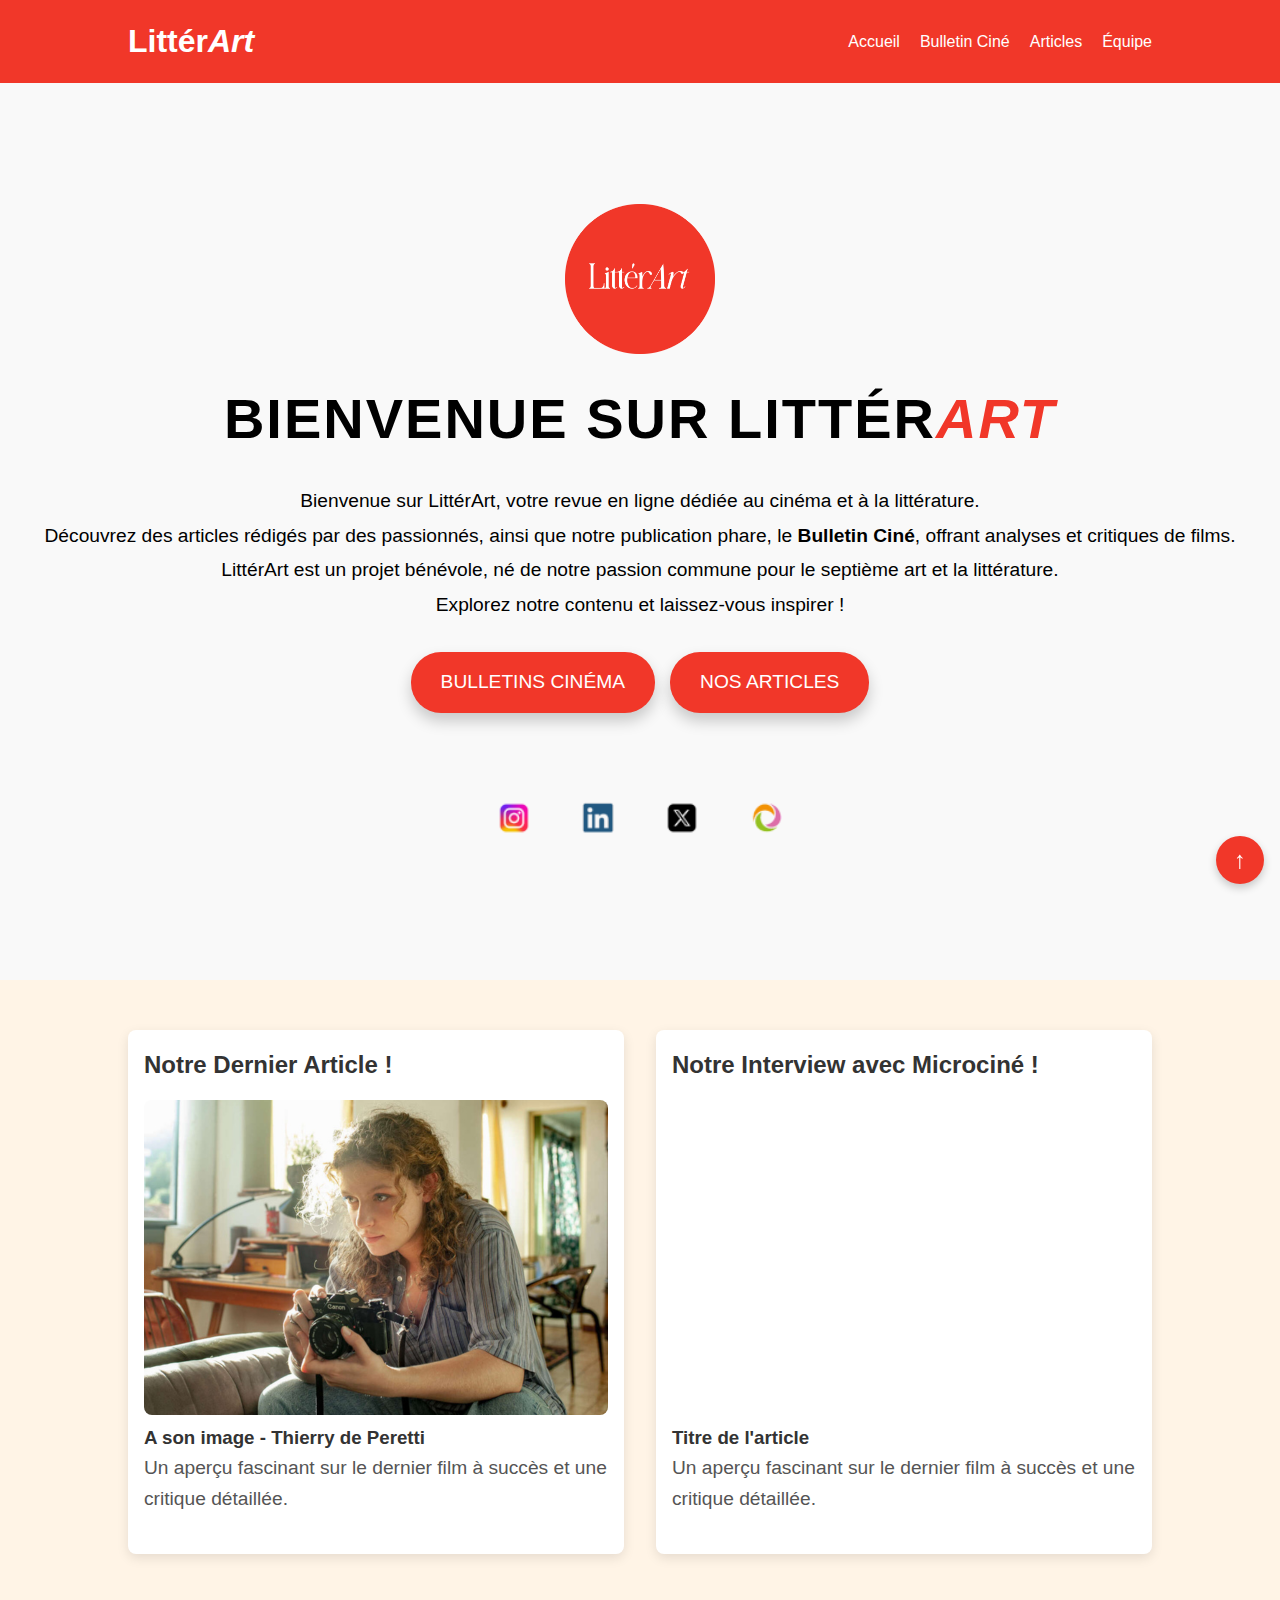
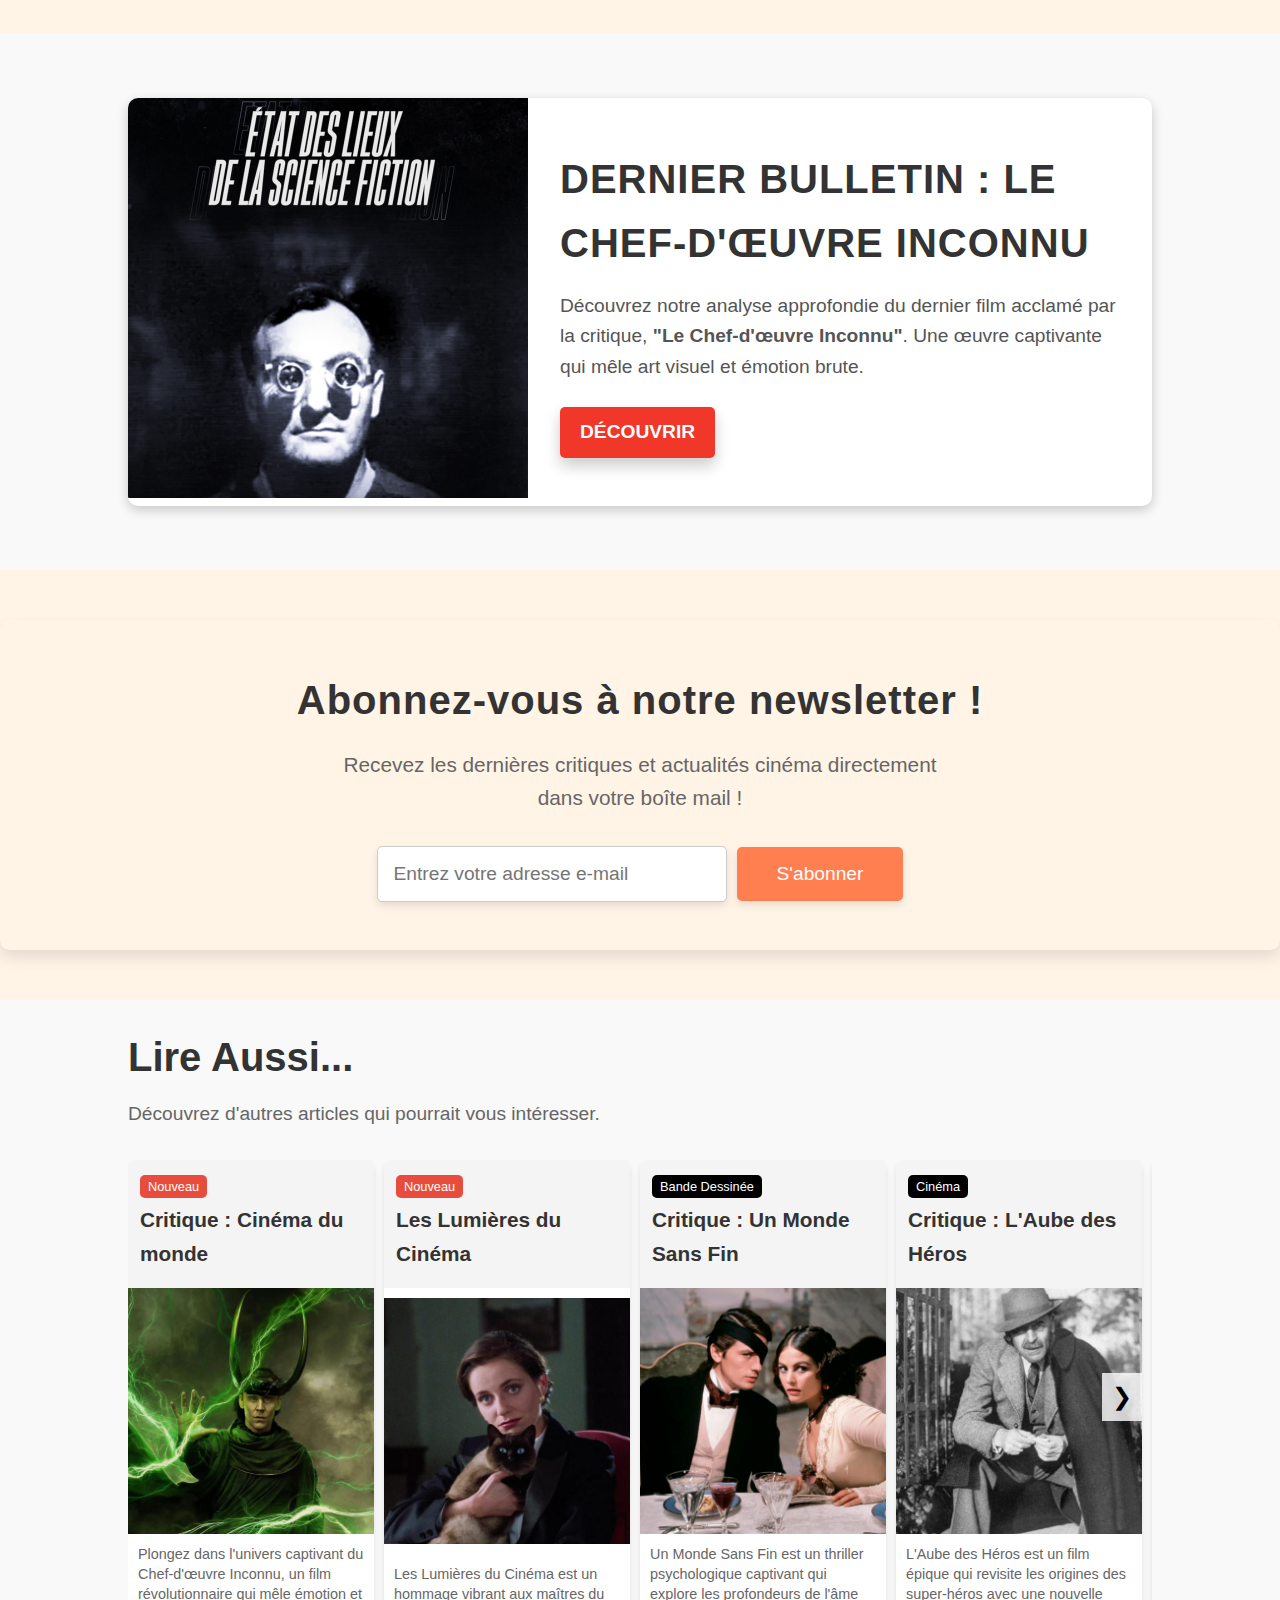
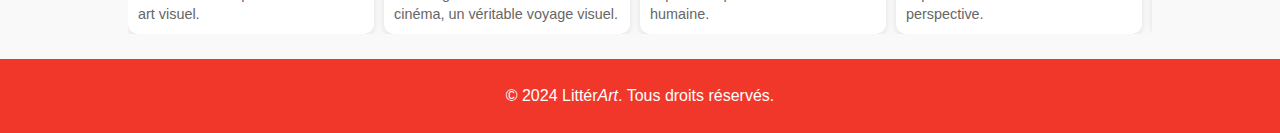
<file: index.html>
<!DOCTYPE html>
<html lang="fr">
<head>
    <meta charset="UTF-8">
    <meta name="viewport" content="width=device-width, initial-scale=1.0">
    <title>Revue Littérart - Accueil</title>
    <link rel="stylesheet" href="style.css">
    <link rel="preconnect" href="https://fonts.googleapis.com">
</head>
    <header>
        <div class="container">
            <nav>
              <h1 class="logo">
                <a href="index.html">Littér<em>Art</em></a>
            </h1>                
            <div class="burger-menu" id="burger-menu">
                    <span></span>
                    <span></span>
                    <span></span>
                </div>
                <ul class="nav-links" id="nav-links">
                    <li><a href="index.html">Accueil</a></li>
                    <li><a href="revues.html">Bulletin Ciné</a></li>
                    <li><a href="articles.html">Articles</a></li>
                    <li><a href="equipe.html">Équipe</a></li>
                </ul>
            </nav>
        </div>
    </header>

    <section id="hero">
        <div class="container">
            <img src="logo/Litter_art_rond.png" alt="Logo de Littér'Art" class="hero-logo">
            <h2 class="hero-title">Bienvenue sur Littér<em>Art</em></h2>
            <p class="hero-subtitle">
                Bienvenue sur LittérArt, votre revue en ligne dédiée au cinéma et à la littérature. <br>
Découvrez des articles rédigés par des passionnés, ainsi que notre publication phare, le <strong><a href="revues.html">Bulletin Ciné</a></strong>, offrant analyses et critiques de films. 
LittérArt est un projet bénévole, né de notre passion commune pour le septième art et la littérature. <br> Explorez notre contenu et laissez-vous inspirer !
            </p>
            <div class="cta-buttons">
                <a href="revues.html" class="cta-btn">Bulletins Cinéma</a>
                <a href="articles.html" class="cta-btn secondary-btn">Nos Articles</a>
            </div>
            
                <div class="social-icons">
                    <a href="https://www.instagram.com/litterart__/" target="_blank" aria-label="Instagram">
                        <img src="logo/1.png" alt="Instagram">
                    </a>
                    <a href="https://www.linkedin.com/company/litt%C3%A9r-art/" target="_blank" aria-label="LinkedIn">
                        <img src="logo/3.png" alt="LinkedIn">
                    </a>
                    <a href="https://x.com/revue_litterart?s=21" target="_blank" aria-label="X (Twitter)">
                        <img src="logo/2.png" alt="X">
                    </a>
                    <a href="https://www.helloasso.com/associations/litter-art" target="_blank" aria-label="HelloAsso">
                        <img src="logo/4.png" alt="HelloAsso">
                    </a>
                </div>
            
        </div>
    </section>

    <section class="latest-content container">
        <div class="latest-article" data-page="a_son_image.html">
          <a href="a_son_image.html">
          <h2>Notre Dernier Article !</h2>
          <img src="element_site/index/Design sans titre (2).png" alt="Image de l'article">
          <div class="article-details">
            <h3>A son image - Thierry de Peretti</h3>
            <p>Un aperçu fascinant sur le dernier film à succès et une critique détaillée.</p>
          </div>
        </a>
        </div>
      
      
        <div class="latest-video">
          <h2> Notre Interview avec Microciné !</h2>
          <iframe src="https://www.youtube.com/embed/MOl4XSoSg08?si=VyVAoVTxJTSuSmgS" title="YouTube video player" 
          frameborder="0" allow="accelerometer; autoplay; clipboard-write; encrypted-media; gyroscope; picture-in-picture; web-share" 
          referrerpolicy="strict-origin-when-cross-origin" frameborder="0" allowfullscreen></iframe>
          <h3>Titre de l'article</h3>
            <p>Un aperçu fascinant sur le dernier film à succès et une critique détaillée.</p>
        </div>
      </section>
      

    <section id="last-review">
        <div class="container">
            <a href="bulletin_4.html" class="review-highlight">
                <div class="review-image">
                    <img src="element_site/index/rvindex (1).png" alt="Dernière Revue" />
                </div>
                <div class="review-details">
                    <h2>Dernier Bulletin : Le Chef-d'œuvre Inconnu</h2>
                    <p>Découvrez notre analyse approfondie du dernier film acclamé par la critique, <strong>"Le Chef-d'œuvre Inconnu"</strong>. Une œuvre captivante qui mêle art visuel et émotion brute.</p>
                    <span class="cta-btn">Découvrir</span>
                </div>
            </a>
        </div>
    </section>
    
    <section id="newsletter">
        <div class="container">
            <h2>Abonnez-vous à notre newsletter ! </h2>
            <p>Recevez les dernières critiques et actualités cinéma directement dans votre boîte mail !</p>
            <form action="" method="post">
                <input type="email" placeholder="Entrez votre adresse e-mail" required>
                <button type="submit">S'abonner</button>
            </form>
        </div>
    </section>

    <div class="section-sans-scroll">
        <div></div>
        <iframe src="carroussel.html" style="width: 100%; border: none;" onload="this.style.height=this.contentWindow.document.body.scrollHeight + 'px'"></iframe>
    </div>


    <footer>
        <p>&copy; 2024 Littér<em>Art</em>. Tous droits réservés.</p> 
    </footer>
    <a href="#" class="back-to-top" onclick="scrollToTop(event)">
      &#8593; <!-- Flèche vers le haut -->
  </a>

<script src="script.js"></script>
</body>
</html>
</file>
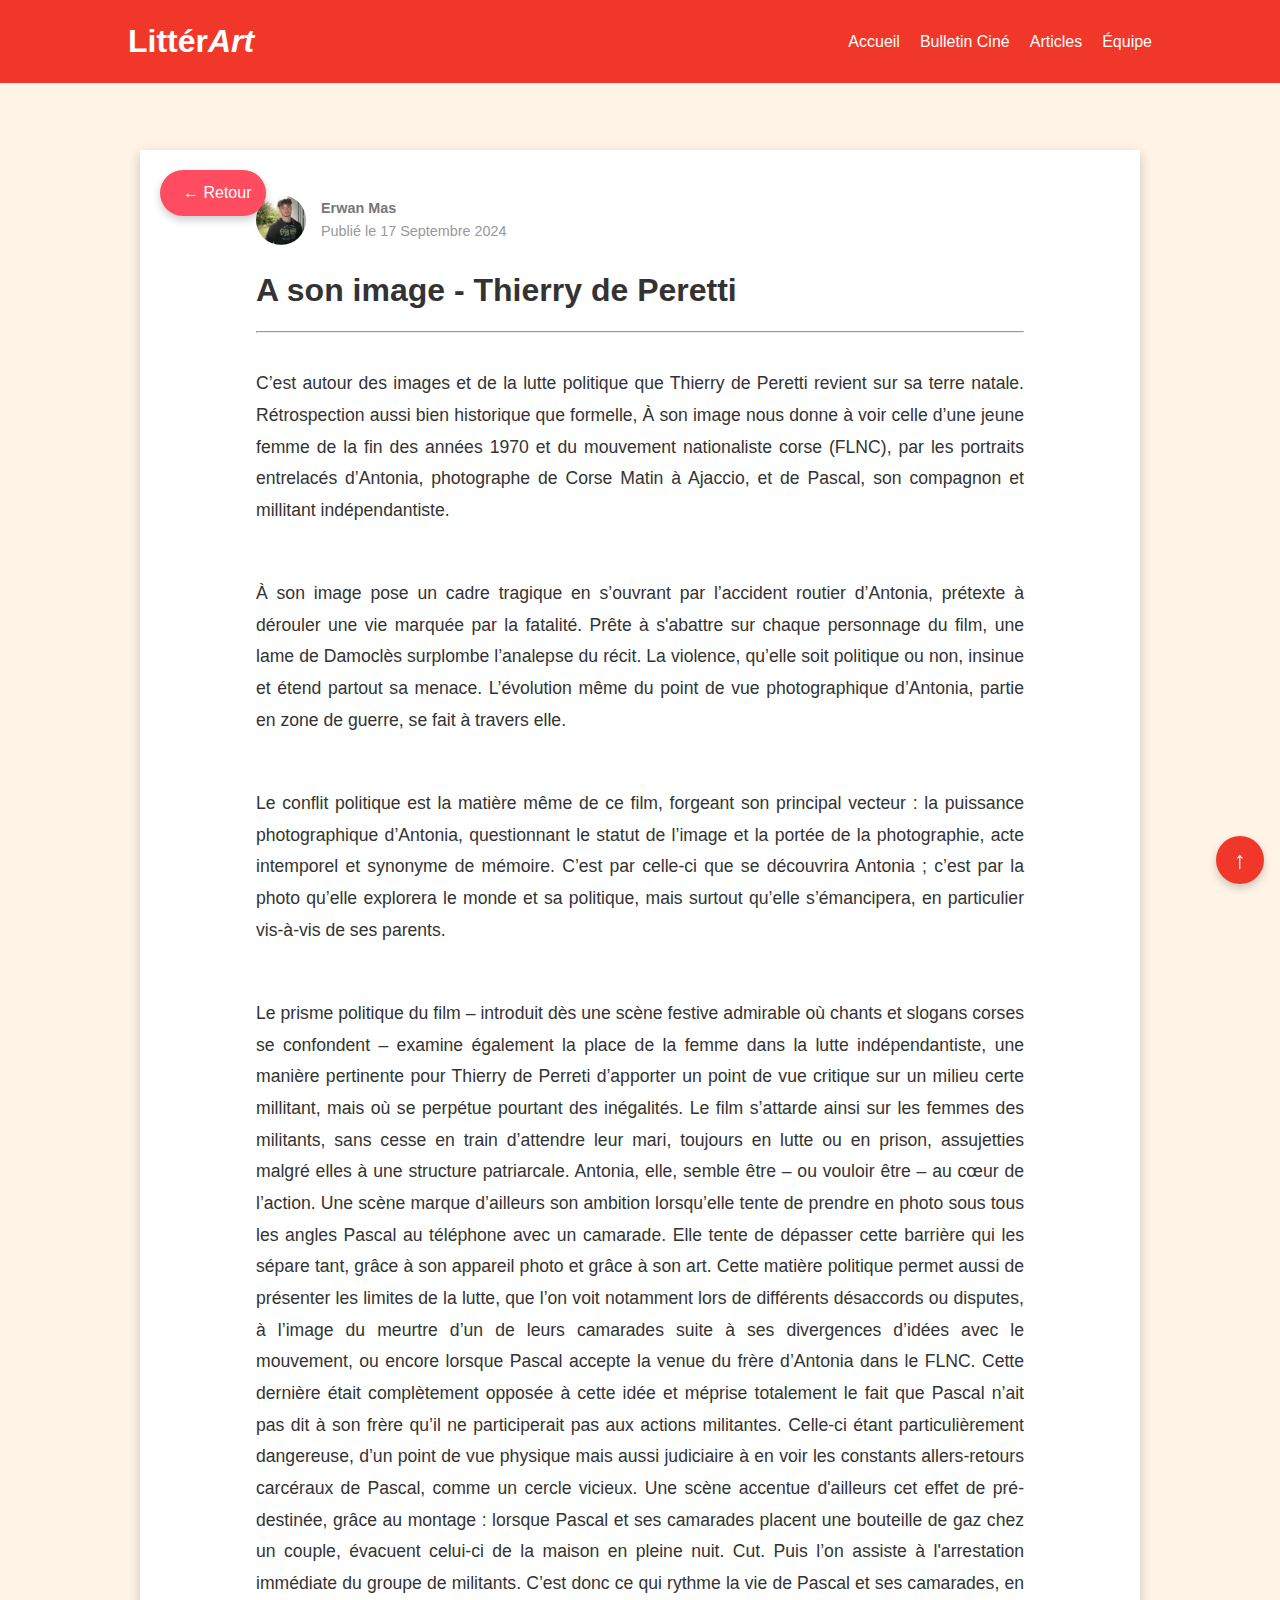
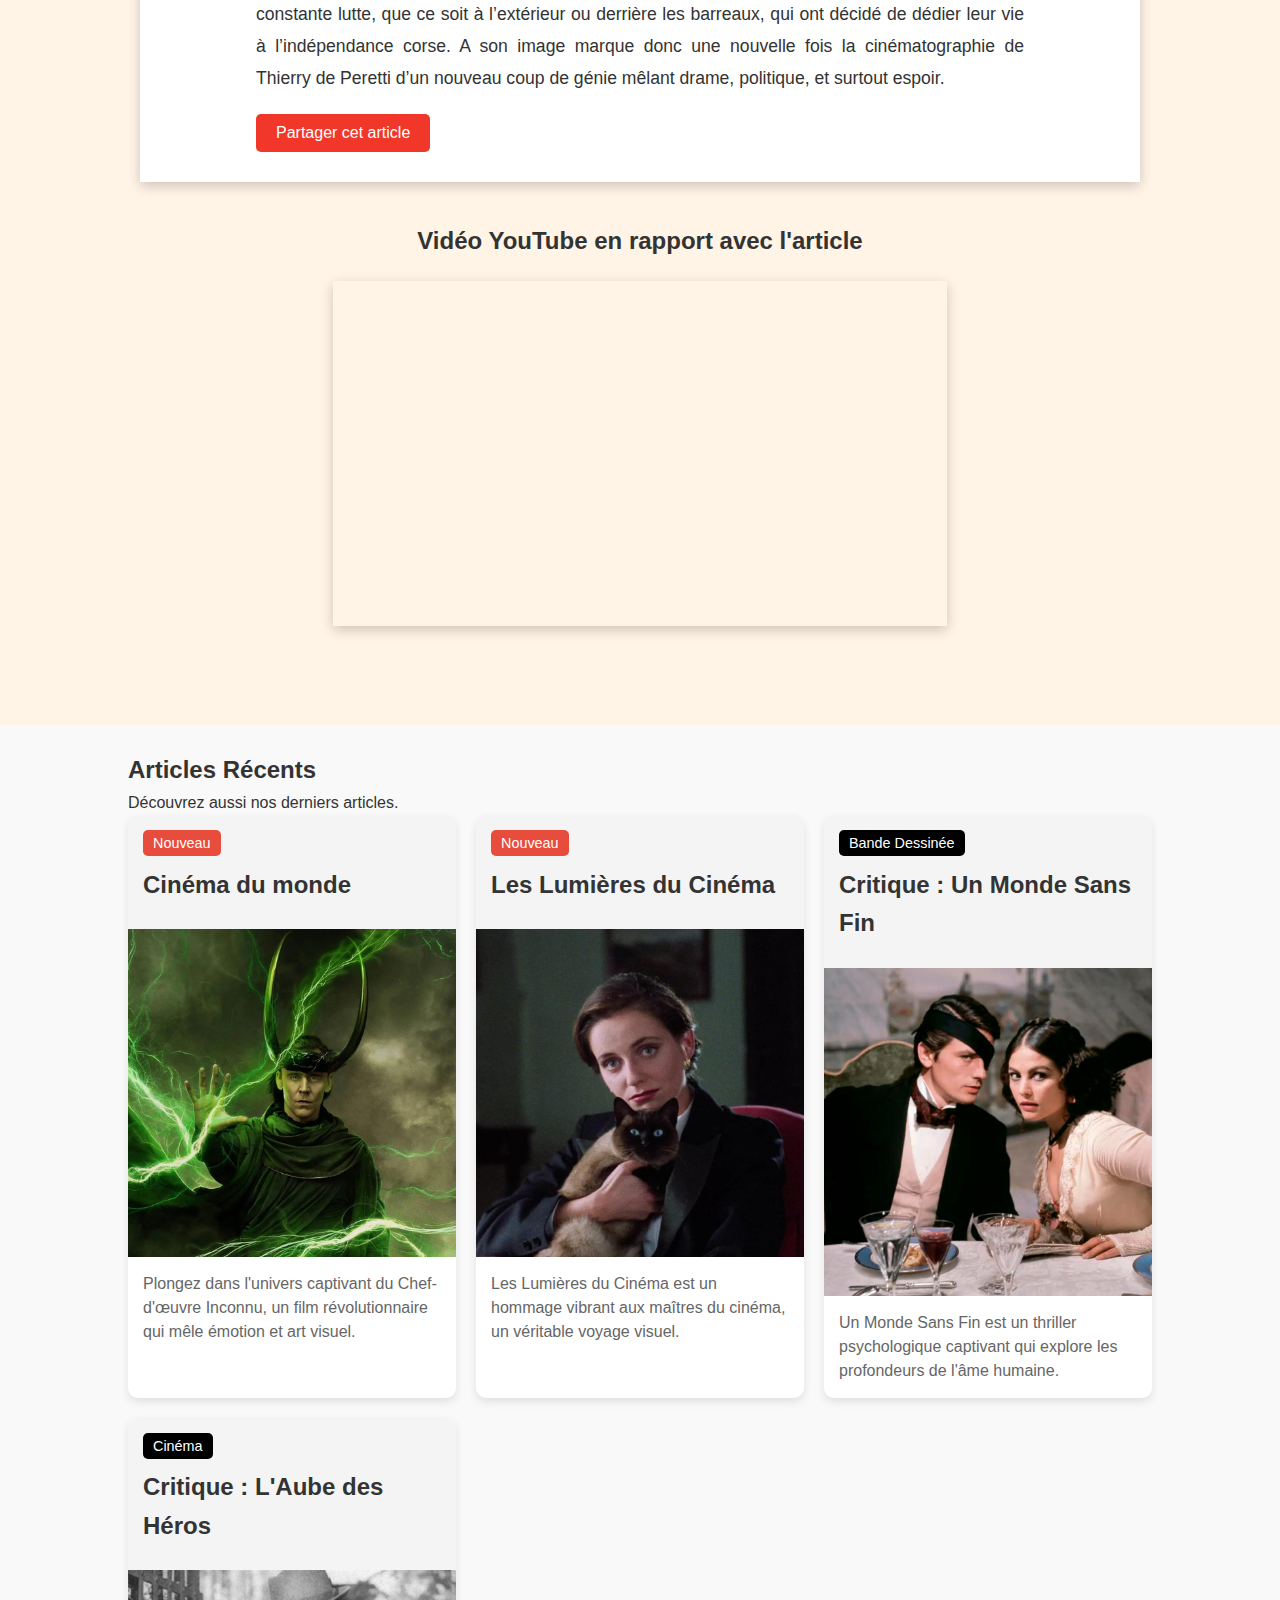
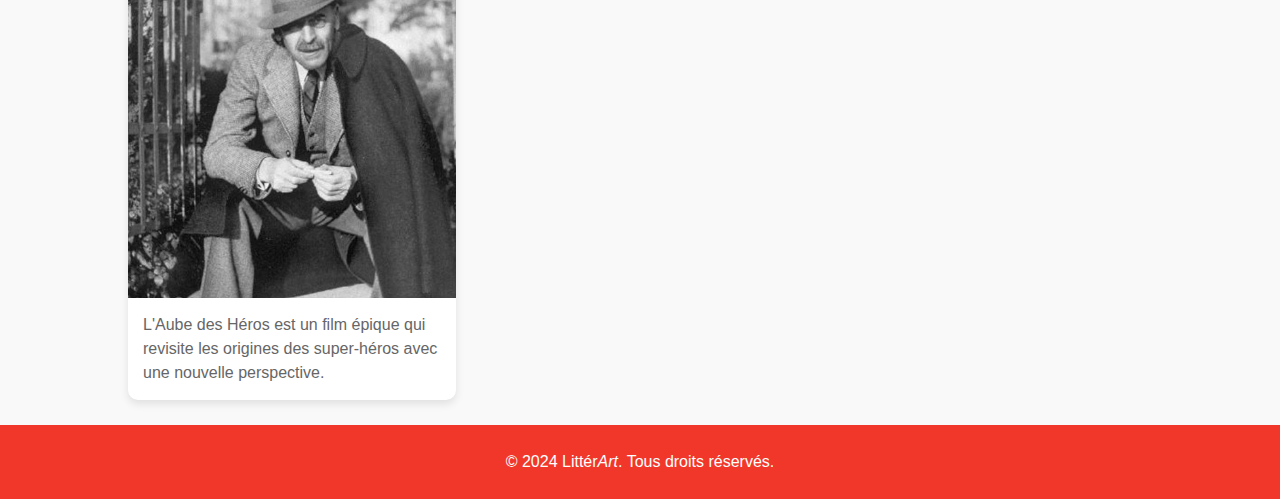
<file: a_son_image.html>
<!DOCTYPE html>
<html lang="fr">
<head>
    <meta charset="UTF-8">
    <meta name="viewport" content="width=device-width, initial-scale=1.0">
    <title>Revue Littérart - Accueil</title>
    <link rel="stylesheet" href="style.css">
    <link rel="preconnect" href="https://fonts.googleapis.com">
</head>
    <header>
        <div class="container">
            <nav>
              <h1 class="logo">
                <a href="index.html">Littér<em>Art</em></a>
            </h1>                
            <div class="burger-menu" id="burger-menu">
                    <span></span>
                    <span></span>
                    <span></span>
                </div>
                <ul class="nav-links" id="nav-links">
                    <li><a href="index.html">Accueil</a></li>
                    <li><a href="revues.html">Bulletin Ciné</a></li>
                    <li><a href="articles.html">Articles</a></li>
                    <li><a href="equipe.html">Équipe</a></li>
                </ul>
            </nav>
        </div>
    </header>
    
    <!-- Section Hero -->
    <section class="hero-template">
        <div class="container">
            <a href="javascript:void(0)" class="back-button" onclick="goBack()">
                &#8592; Retour
            </a>
            <div class="article-head">
                <div class="article-meta">
                    <img src="element_site/equipe/erwan mas.png" alt="Auteur" class="author-photo">
                    <div class="meta-info">
                        <p class="author-name">Erwan Mas</p>
                        <p class="publish-date">Publié le 17 Septembre 2024</p>
                    </div>
                </div>
                <h1 class="article-titre">A son image - Thierry de Peretti                </h1>
                <hr class="article-divider">
            </div>
            <div class="article-body">
<p>C’est autour des images et de la lutte politique que Thierry de Peretti revient sur sa terre natale. Rétrospection aussi bien historique que formelle, 
    À son image nous donne à voir celle d’une jeune femme de la fin des années 1970 et du mouvement nationaliste corse (FLNC), par les portraits entrelacés d’Antonia, 
    photographe de Corse Matin à Ajaccio, et de Pascal, son compagnon et millitant indépendantiste. </p> <br>
                <p>À son image  pose un cadre tragique en s’ouvrant par l’accident routier d’Antonia, prétexte à dérouler une vie marquée par la fatalité. Prête à s'abattre sur chaque personnage du film, une lame de Damoclès surplombe l’analepse du récit. La violence, qu’elle soit politique ou non, insinue et étend partout sa menace. L’évolution même du point de vue photographique d’Antonia, partie en zone de guerre, se fait à travers elle. </p><br>
                <p>Le conflit politique est la matière même de ce film, forgeant son principal vecteur : la puissance photographique d’Antonia, questionnant le statut de l’image et la portée de la photographie, acte intemporel et synonyme de mémoire. C’est par celle-ci que se découvrira Antonia ; c’est par la photo qu’elle explorera le monde et sa politique, mais surtout qu’elle s’émancipera, en particulier vis-à-vis de ses parents.
                </p> <br>
                <p>Le prisme politique du film – introduit dès une scène festive admirable où chants et slogans corses se confondent – examine également la place de la femme dans la lutte indépendantiste, une manière pertinente pour Thierry de Perreti d’apporter un point de vue critique sur un milieu certe millitant, mais où se perpétue pourtant des inégalités. Le film  s’attarde ainsi sur les femmes des militants, sans cesse en train d’attendre leur mari,  toujours en lutte ou en prison, assujetties malgré elles à une structure patriarcale. Antonia, elle, semble être – ou vouloir être – au cœur de l’action. Une scène marque d’ailleurs son ambition lorsqu’elle tente de prendre en photo sous tous les angles Pascal au téléphone avec un camarade. Elle tente de dépasser cette barrière qui les sépare tant, grâce à son appareil photo et grâce à son art. Cette matière politique permet aussi de présenter les limites de la lutte, que l’on voit notamment lors de différents désaccords ou disputes, à l’image du meurtre d’un de leurs camarades suite à ses divergences d’idées avec le mouvement, ou encore lorsque Pascal accepte la venue du frère d’Antonia dans le FLNC. Cette dernière était complètement opposée à cette idée et méprise totalement le fait que Pascal n’ait pas dit à son frère qu’il ne participerait pas aux actions militantes. Celle-ci étant particulièrement dangereuse, d’un point de vue physique mais aussi judiciaire à en voir les constants allers-retours carcéraux de Pascal, comme un cercle vicieux. Une scène accentue d'ailleurs cet effet de pré-destinée, grâce au montage : lorsque Pascal et ses camarades placent une bouteille de gaz chez un couple, évacuent celui-ci de la maison en pleine nuit. Cut. Puis l’on assiste à l'arrestation immédiate du groupe de militants. C’est donc ce qui rythme la vie de Pascal et ses camarades, en constante lutte, que ce soit à l’extérieur ou derrière les barreaux, qui ont décidé de dédier leur vie à l’indépendance corse. A son image marque donc une nouvelle fois la cinématographie de Thierry de Peretti d’un nouveau coup de génie mêlant drame, politique, et surtout espoir.</p>
                <!-- Ajouter d'autres paragraphes de l'article ici -->
                <button class="share-btn" onclick="showSharePopup()">Partager cet article</button>
            
                <!-- Pop-up de partage caché -->
                <div id="share-popup" class="share-popup" style="display: none;">
                    <p>Partager cet article :</p>
                    <input type="text" id="share-url" value="" readonly>
                    <button onclick="copyUrl()">Copier</button>
                    <button onclick="closeSharePopup()">Fermer</button>
                </div>
            </div>
        </div>
    </section>

    <!-- Section Vidéo YouTube -->
    <section class="video-section">
        <div class="container">
            <h2>Vidéo YouTube en rapport avec l'article</h2>
            <div class="video-container">
                <iframe width="560" height="315" 
                src="https://www.youtube.com/embed/9hWoWeIe3jU?si=-fHrhYTqypq5L6aG" 
                title="YouTube video player" frameborder="0" allow="accelerometer; autoplay; clipboard-write; 
                encrypted-media; gyroscope; picture-in-picture; web-share" referrerpolicy="strict-origin-when-cross-origin"></iframe>
            </div>
        </div>
    </section>

    <section id="recent-articles">
    <div class="container">
        <h2>Articles Récents</h2>
        <p>Découvrez aussi nos derniers articles.</p>

        <div class="article-mosaic">
            <!-- Article 1 -->
            <div class="article-card">
                <div class="article-header">
                    <span class="new-badge">Nouveau</span> <!-- Badge pour les nouveaux articles -->
                    <h4 class="article-title">Cinéma du monde</h4> <!-- Titre de l'article -->
                </div>
                <div class="article-cover">
                    <img src="element_site/articles recommandés/1.png" alt="Le Chef-d'œuvre Inconnu">
                    <div class="overlay">
                        <a href="a_son_image.html" class="read-more-btn">Lire la suite</a>
                    </div>
                </div>
                <div class="article-excerpt">
                    <p>Plongez dans l'univers captivant du Chef-d'œuvre Inconnu, un film révolutionnaire qui mêle émotion et art visuel.</p>
                </div>
            </div>

            <!-- Article 2 -->
            <div class="article-card">
                <div class="article-header">
                    <span class="new-badge">Nouveau</span>
                    <h4 class="article-title">Les Lumières du Cinéma</h4>
                </div>
                <div class="article-cover">
                    <img src="element_site/articles recommandés/2.png" alt="Les Lumières du Cinéma">
                    <div class="overlay">
                        <a href="a_son_image.html" class="read-more-btn">Lire la suite</a>
                    </div>
                </div>
                <div class="article-excerpt">
                    <p>Les Lumières du Cinéma est un hommage vibrant aux maîtres du cinéma, un véritable voyage visuel.</p>
                </div>
            </div>

            <!-- Article 3 -->
            <div class="article-card">
                <div class="article-header">
                    <span class="bd-badge">Bande Dessinée</span>
                    <h4 class="article-title">Critique : Un Monde Sans Fin</h4>
                </div>
                <div class="article-cover">
                    <img src="element_site/articles recommandés/3.png" alt="Un Monde Sans Fin">
                    <div class="overlay">
                        <a href="a_son_image.html" class="read-more-btn">Lire la suite</a>
                    </div>
                </div>
                <div class="article-excerpt">
                    <p>Un Monde Sans Fin est un thriller psychologique captivant qui explore les profondeurs de l'âme humaine.</p>
                </div>
            </div>

            <!-- Article 4 -->
            <div class="article-card">
                <div class="article-header">
                    <span class="cine-badge">Cinéma</span>
                    <h4 class="article-title">Critique : L'Aube des Héros</h4>
                </div>
                <div class="article-cover">
                    <img src="element_site/articles recommandés/4.png" alt="L'Aube des Héros">
                    <div class="overlay">
                        <a href="a_son_image.html" class="read-more-btn">Lire la suite</a>
                    </div>
                </div>
                <div class="article-excerpt">
                    <p>L'Aube des Héros est un film épique qui revisite les origines des super-héros avec une nouvelle perspective.</p>
                </div>
            </div>
        </div>
    </div>
</section>

    <!-- Footer déjà existant -->
    <footer>
        <p>&copy; 2024 Littér<em>Art</em>. Tous droits réservés.</p>
    </footer>
    <a href="#" class="back-to-top" onclick="scrollToTop(event)">
        &#8593; <!-- Flèche vers le haut -->
    </a>
    <script>
    function showSharePopup() {
        const url = window.location.href; // URL de la page
        const shareUrlField = document.getElementById('share-url');
    
        // Mettre l'URL dans le champ
        shareUrlField.value = url;
    
        // Afficher le pop-up
        document.getElementById('share-popup').style.display = 'block';
    
        // Sélectionner automatiquement le texte de l'URL
        shareUrlField.focus(); // Met le focus sur le champ de texte
        shareUrlField.select(); // Sélectionne le texte
        shareUrlField.setSelectionRange(0, shareUrlField.value.length); // Pour mobiles
    }
    
    function closeSharePopup() {
        document.getElementById('share-popup').style.display = 'none'; // Fermer le pop-up
    }
    
    function copyUrl() {
        const urlField = document.getElementById('share-url');
        urlField.select(); // Sélectionner l'URL
        document.execCommand('copy'); // Copier l'URL
        alert('URL copiée dans le presse-papier !');
    }
    
    // Exemple pour montrer le pop-up
    document.querySelector('.share-popup').classList.add('show');
    
    function goBack() {
        const parentPage = "articles.html"; // Page parent par défaut
    
        // Vérifie si la page précédente est dans ton site
        if (document.referrer && document.referrer.includes(window.location.hostname)) {
            window.history.back(); // Retour à la page précédente si elle est interne au site
        } else {
            window.location.href = parentPage; // Redirige vers la page parent
        }
    }
    // Fonctionnalité du menu hamburger
document.getElementById('burger-menu').addEventListener('click', function() {
    const navLinks = document.getElementById('nav-links');
    navLinks.classList.toggle('menu-active'); // Affiche ou cache le menu
});
const burgerMenu = document.getElementById('burger-menu');
const navLinks = document.getElementById('nav-links');

burgerMenu.addEventListener('click', () => {
    navLinks.classList.toggle('active');
});

function scrollToTop(event) {
  event.preventDefault(); // Empêche l'ajout d'une nouvelle entrée dans l'historique
  window.scrollTo({
      top: 0,
      behavior: 'smooth' // Défilement fluide vers le haut
  });
}
    </script>
        
</body>
</html>
</file>
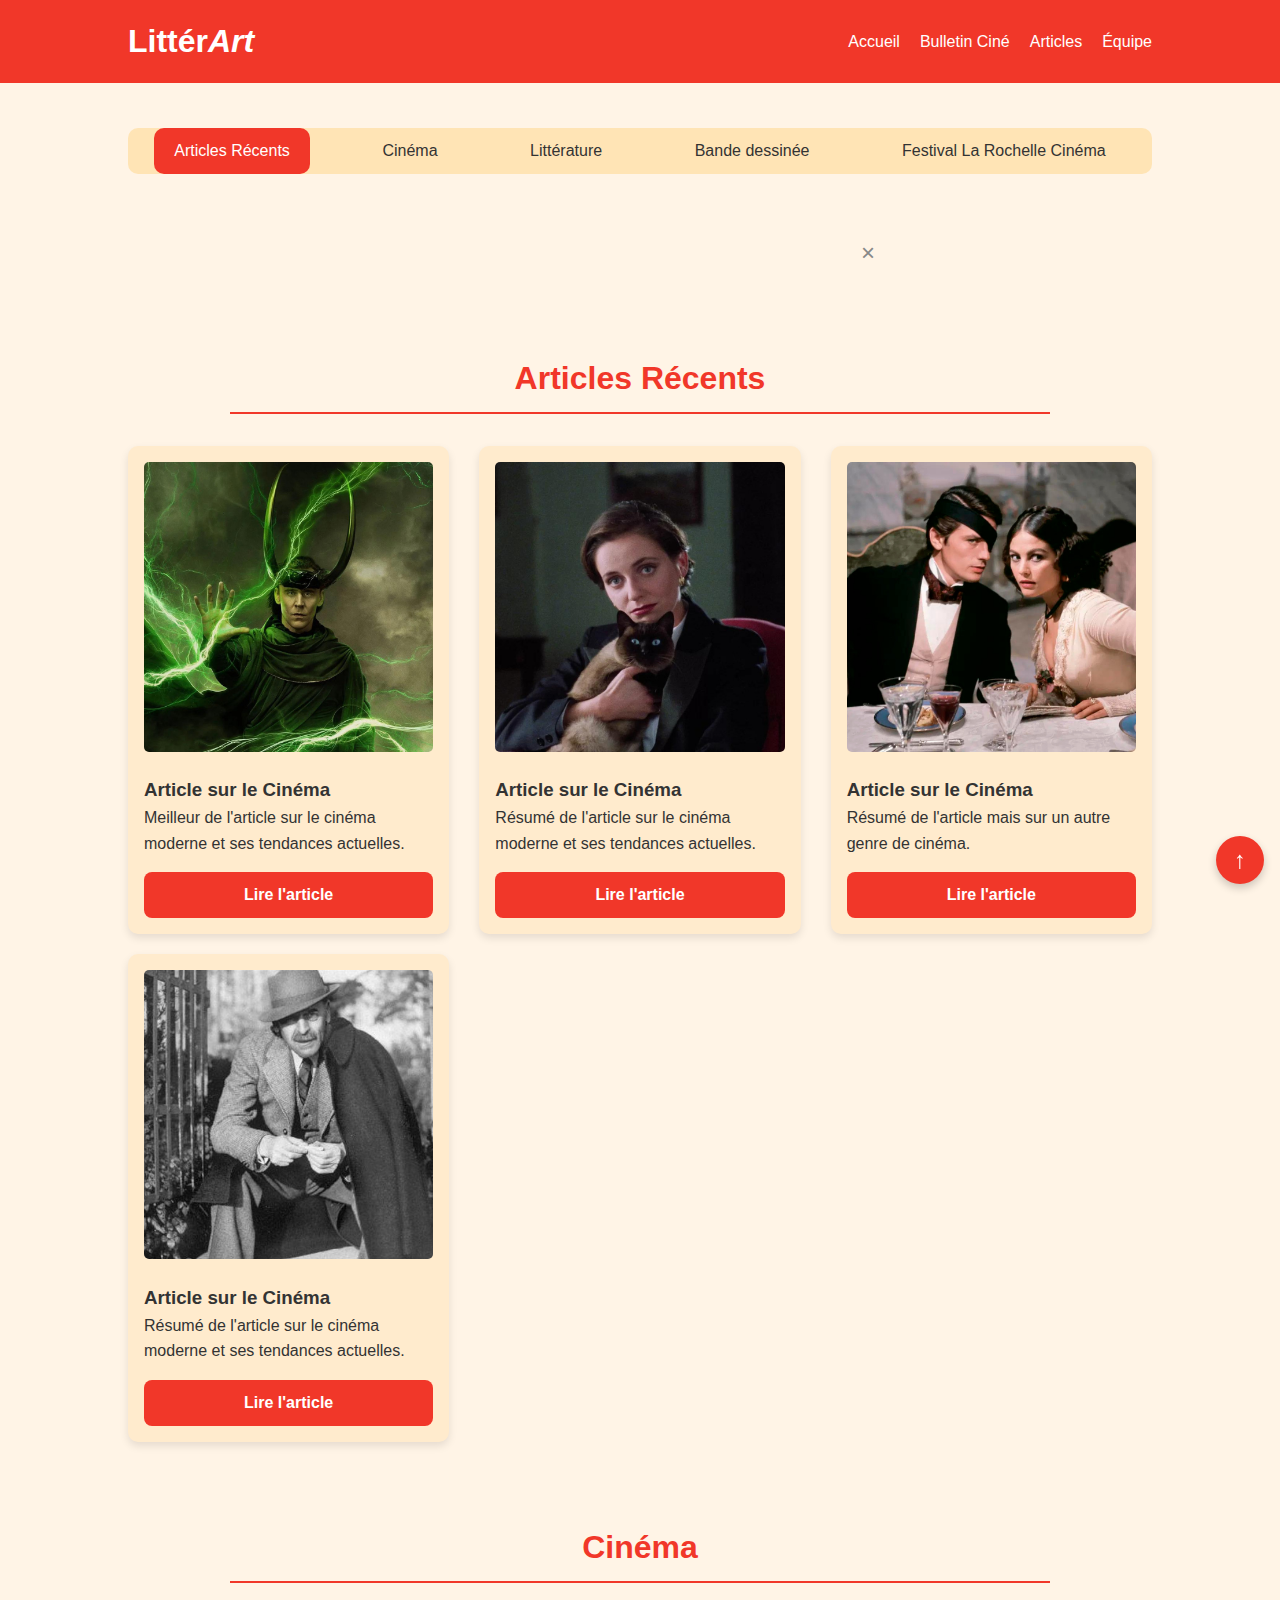
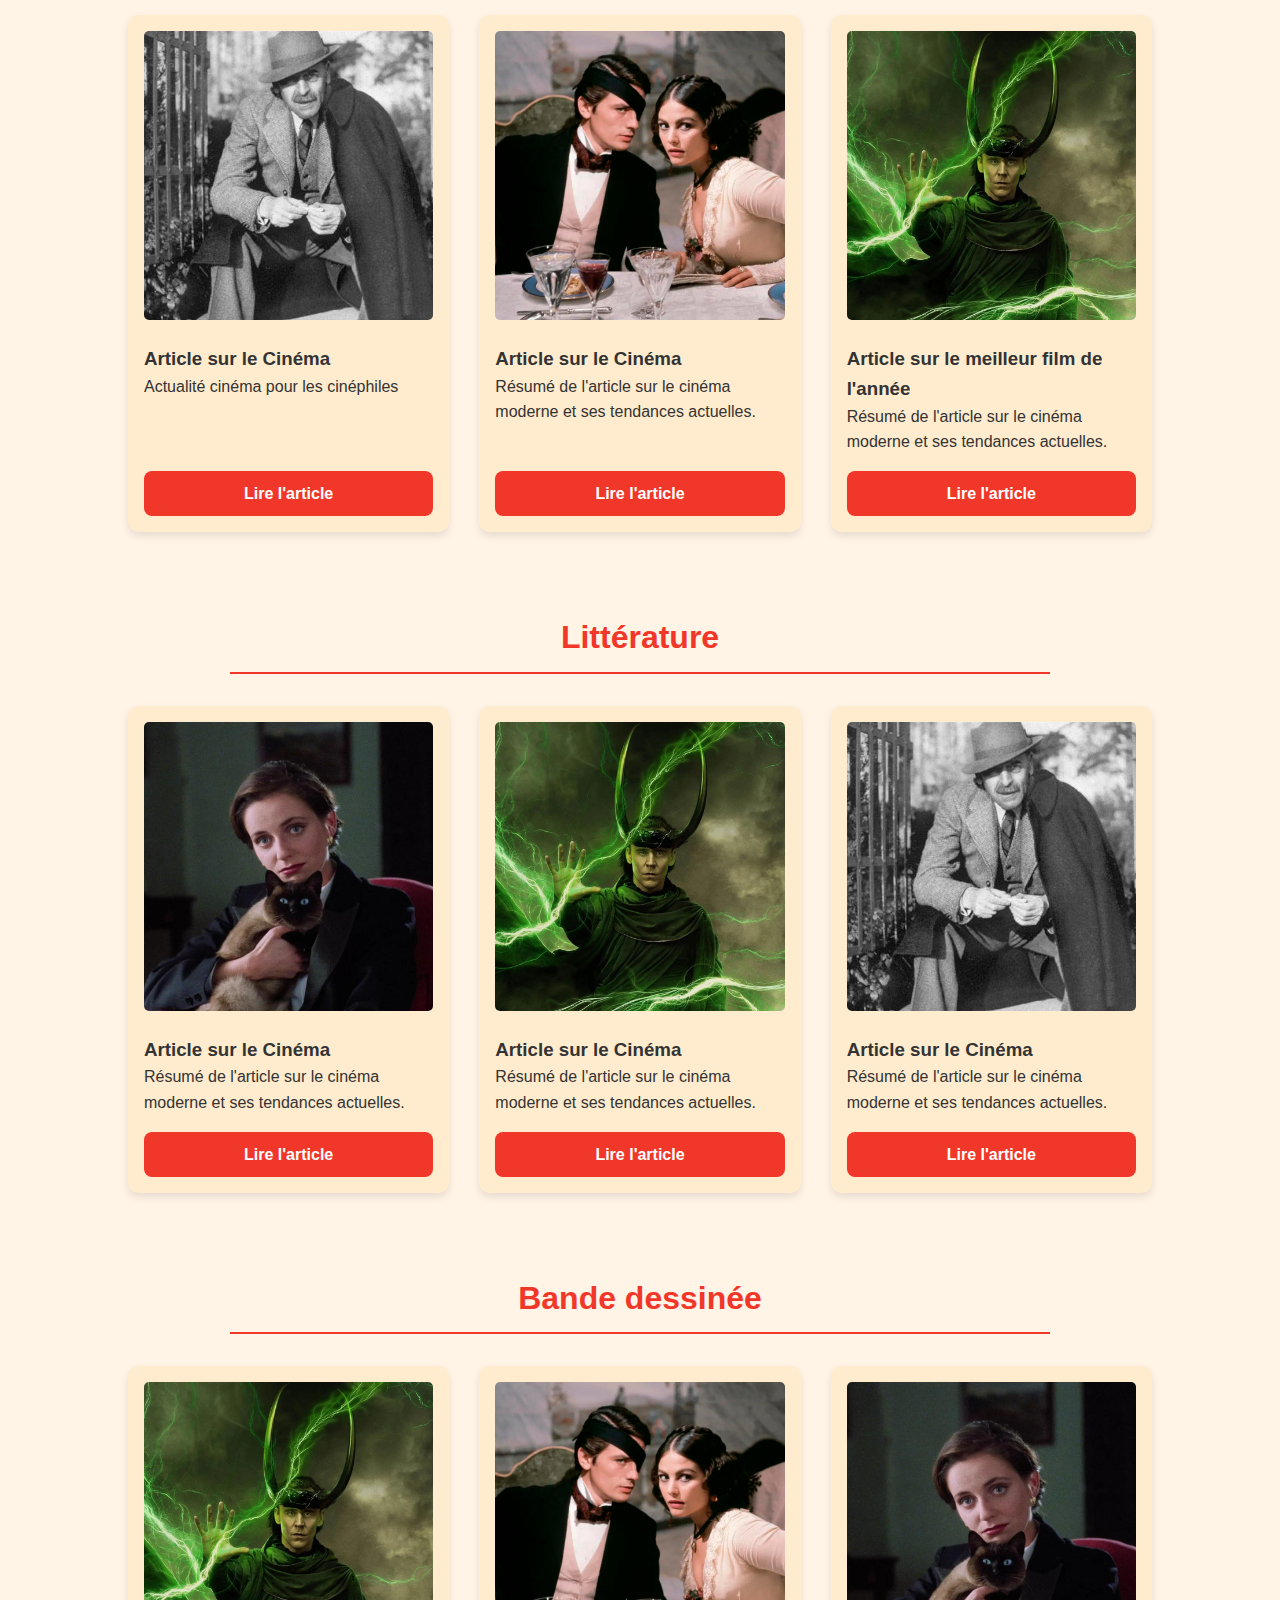
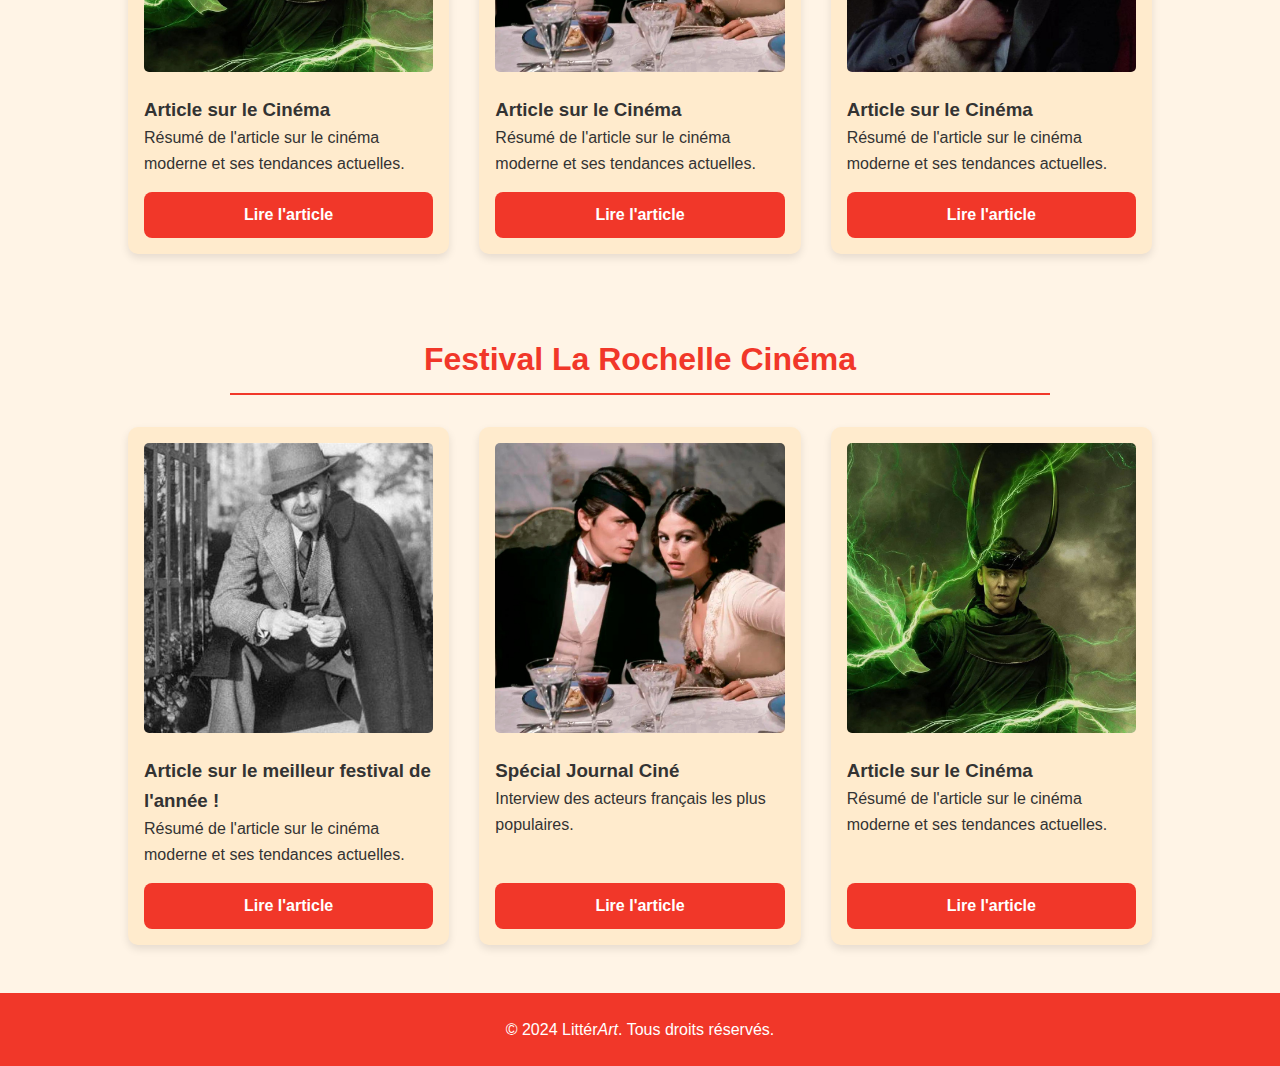
<file: articles.html>
<!DOCTYPE html>
<html lang="fr">
<head>
    <meta charset="UTF-8">
    <meta name="viewport" content="width=device-width, initial-scale=1.0">
    <title>Revue Littérart - Accueil</title>
    <link rel="stylesheet" href="style.css">
    <link rel="preconnect" href="https://fonts.googleapis.com">

</head>
    <header>
        <div class="container">
            <nav>
              <h1 class="logo">
                <a href="index.html">Littér<em>Art</em></a>
            </h1>                
            <div class="burger-menu" id="burger-menu">
                    <span></span>
                    <span></span>
                    <span></span>
                </div>
                <ul class="nav-links" id="nav-links">
                    <li><a href="index.html">Accueil</a></li>
                    <li><a href="revues.html">Bulletin Ciné</a></li>
                    <li><a href="articles.html">Articles</a></li>
                    <li><a href="equipe.html">Équipe</a></li>
                </ul>
            </nav>
        </div>
    </header>
    </div>
    <main>
        <section id="articles">
            <div class="container">
                <nav class="article-nav">
                    <ul>
                        <li><a href="#all-posts" class="active">Articles Récents</a></li>
                        <li><a href="#cinema">Cinéma</a></li>
                        <li><a href="#literature">Littérature</a></li>
                        <li><a href="#bd">Bande dessinée</a></li>
                        <li><a href="#festival">Festival La Rochelle Cinéma</a></li>
                    </ul>
                </nav> <br>
                   <!-- Barre de recherche -->
                <div class="search-container">
                    <input type="text" id="search-bar" class="search-bar" placeholder="Rechercher un article...">
                    <button id="clear-search" class="clear-search-btn" aria-label="Effacer la recherche">
                        &times; <!-- Icône de croix -->
                    </button>
                </div>

                   <!-- Conteneur pour les résultats filtrés -->
                        <div id="filtered-results" class="article-filtered" style="display: none;">
                            <h2 id="filtered-title"></h2> <!-- Titre pour les résultats filtrés -->
                            <!-- Les articles filtrés apparaîtront ici -->
                        </div>

                <!-- Section Tous les posts -->
                <section id="all-posts" class="article-section">
                    <h2>Articles Récents</h2>
                    <div class="article-grid">

                <!-- Article 1 -->
                    <div class="article-item">
                        <a href="a_son_image.html" data-pdf="a_son_image.html">
                        <img src="element_site/articles recommandés/1.png" alt="Article 1">
                        <h3>Article sur le Cinéma</h3>
                        <p>Meilleur de l'article sur le cinéma moderne et ses tendances actuelles.</p>
                    </a>
    <!-- Bouton qui ouvre le même modal -->
    <a href="a_son_image.html" class="read-article-btn" data-pdf="a_son_image.html" style="color: white;">Lire l'article</a>
                    </div>

                <!-- Article 2 -->
                    <div class="article-item">
                        <a href="a_son_image.html" data-pdf="a_son_image.html">
                            <img src="element_site/articles recommandés/2.png" alt="Article 1">
                        <h3>Article sur le Cinéma</h3>
                        <p>Résumé de l'article sur le cinéma moderne et ses tendances actuelles.</p>
                    </a>
        <!-- Bouton qui ouvre le même modal -->
        <a href="a_son_image.html" class="read-article-btn" data-pdf="a_son_image.html" style="color: white;">Lire l'article</a>
    </div>
                        <!-- Article 3 -->
                        <div class="article-item">
                            <a href="a_son_image.html" data-pdf="a_son_image.html">
                                <img src="element_site/articles recommandés/3.png" alt="Article 1">
                            <h3>Article sur le Cinéma</h3>
                            <p>Résumé de l'article mais sur un autre genre de cinéma.</p>
                        </a>
        <!-- Bouton qui ouvre le même modal -->
        <a href="a_son_image.html" class="read-article-btn" data-pdf="a_son_image.html" style="color: white;">Lire l'article</a>
    </div>

    <div class="article-item">
        <a href="a_son_image.html" data-pdf="a_son_image.html">
            <img src="element_site/articles recommandés/4.png" alt="Article 1">
        <h3>Article sur le Cinéma</h3>
        <p>Résumé de l'article sur le cinéma moderne et ses tendances actuelles.</p>
    </a>
<!-- Bouton qui ouvre le même modal -->
<a href="a_son_image.html" class="read-article-btn" data-pdf="a_son_image.html" style="color: white;">Lire l'article</a>
</div>
                        
                </section>
                
                <!-- Section Cinéma -->
                <section id="cinema" class="article-section">
                    <h2>Cinéma</h2>
                    <div class="article-grid">
                        <!-- Article 1 -->
                        <div class="article-item">
                            <a href="a_son_image.html" data-pdf="a_son_image.html">
                                <img src="element_site/articles recommandés/4.png" alt="Article 1">
                            <h3>Article sur le Cinéma</h3>
                            <p>Actualité cinéma pour les cinéphiles</p>
                        </a>
        <!-- Bouton qui ouvre le même modal -->
        <a href="a_son_image.html" class="read-article-btn" data-pdf="a_son_image.html" style="color: white;">Lire l'article</a>
    </div>
                        <!-- Article 2 -->
                        <div class="article-item">
                            <a href="a_son_image.html" data-pdf="a_son_image.html">
                                <img src="element_site/articles recommandés/3.png" alt="Article 1">
                            <h3>Article sur le Cinéma</h3>
                            <p>Résumé de l'article sur le cinéma moderne et ses tendances actuelles.</p>
                        </a>
        <!-- Bouton qui ouvre le même modal -->
        <a href="a_son_image.html" class="read-article-btn" data-pdf="a_son_image.html" style="color: white;">Lire l'article</a>
    </div>
                        <!-- Article 3 -->
                        <div class="article-item">
                            <a href="a_son_image.html" data-pdf="a_son_image.html">
                                <img src="element_site/articles recommandés/1.png" alt="Article 1">
                            <h3>Article sur le meilleur film de l'année</h3>
                            <p>Résumé de l'article sur le cinéma moderne et ses tendances actuelles.</p>
                        </a>
        <!-- Bouton qui ouvre le même modal -->
        <a href="a_son_image.html" class="read-article-btn" data-pdf="a_son_image.html" style="color: white;">Lire l'article</a>
    </div>
                </section>

                <!-- Section Littérature -->
                <section id="literature" class="article-section">
                    <h2>Littérature</h2>
                    <div class="article-grid">
                        <!-- Article 1 -->
                        <div class="article-item">
                            <a href="a_son_image.html" data-pdf="a_son_image.html">
                                <img src="element_site/articles recommandés/2.png" alt="Article 1">
                            <h3>Article sur le Cinéma</h3>
                            <p>Résumé de l'article sur le cinéma moderne et ses tendances actuelles.</p>
                        </a>
        <!-- Bouton qui ouvre le même modal -->
        <a href="a_son_image.html" class="read-article-btn" data-pdf="a_son_image.html" style="color: white;">Lire l'article</a>
    </div>
                        <!-- Article 2 -->
                        <div class="article-item">
                            <a href="a_son_image.html" data-pdf="a_son_image.html">
                                <img src="element_site/articles recommandés/1.png" alt="Article 1">
                            <h3>Article sur le Cinéma</h3>
                            <p>Résumé de l'article sur le cinéma moderne et ses tendances actuelles.</p>
                        </a>
        <!-- Bouton qui ouvre le même modal -->
        <a href="a_son_image.html" class="read-article-btn" data-pdf="a_son_image.html" style="color: white;">Lire l'article</a>
    </div>
                        <!-- Article 3 -->
                        <div class="article-item">
                            <a href="a_son_image.html" data-pdf="a_son_image.html">
                                <img src="element_site/articles recommandés/4.png" alt="Article 1">
                            <h3>Article sur le Cinéma</h3>
                            <p>Résumé de l'article sur le cinéma moderne et ses tendances actuelles.</p>
                        </a>
        <!-- Bouton qui ouvre le même modal -->
        <a href="a_son_image.html" class="read-article-btn" data-pdf="a_son_image.html" style="color: white;">Lire l'article</a>
    </div>
                </section>

                <!-- Section Bande dessinée -->
                <section id="bd" class="article-section">
                    <h2>Bande dessinée</h2>
                    <div class="article-grid">
                        <!-- Article 1 -->
                        <div class="article-item">
                            <a href="a_son_image.html" data-pdf="a_son_image.html">
                                <img src="element_site/articles recommandés/1.png" alt="Article 1">
                            <h3>Article sur le Cinéma</h3>
                            <p>Résumé de l'article sur le cinéma moderne et ses tendances actuelles.</p>
                        </a>
        <!-- Bouton qui ouvre le même modal -->
        <a href="a_son_image.html" class="read-article-btn" data-pdf="a_son_image.html" style="color: white;">Lire l'article</a>
    </div>
                        <!-- Article 2 -->
                        <div class="article-item">
                            <a href="a_son_image.html" data-pdf="a_son_image.html">
                                <img src="element_site/articles recommandés/3.png" alt="Article 1">
                            <h3>Article sur le Cinéma</h3>
                            <p>Résumé de l'article sur le cinéma moderne et ses tendances actuelles.</p>
                        </a>
        <!-- Bouton qui ouvre le même modal -->
        <a href="a_son_image.html" class="read-article-btn" data-pdf="a_son_image.html" style="color: white;">Lire l'article</a>
    </div>
                        <!-- Article 3 -->
                        <div class="article-item">
                            <a href="a_son_image.html" data-pdf="a_son_image.html">
                                <img src="element_site/articles recommandés/2.png" alt="Article 1">
                            <h3>Article sur le Cinéma</h3>
                            <p>Résumé de l'article sur le cinéma moderne et ses tendances actuelles.</p>
                        </a>
        <!-- Bouton qui ouvre le même modal -->
        <a href="a_son_image.html" class="read-article-btn" data-pdf="a_son_image.html" style="color: white;">Lire l'article</a>
    </div>
                </section>

                <!-- Section Festival La Rochelle Cinéma -->
                <section id="festival" class="article-section">
                    <h2>Festival La Rochelle Cinéma</h2>
                    <div class="article-grid">
                        <!-- Article 1 -->
                        <div class="article-item">
                            <a href="a_son_image.html" data-pdf="a_son_image.html">
                                <img src="element_site/articles recommandés/4.png" alt="Article 1">
                            <h3>Article sur le meilleur festival de l'année !</h3>
                            <p>Résumé de l'article sur le cinéma moderne et ses tendances actuelles.</p>
                        </a>
        <!-- Bouton qui ouvre le même modal -->
        <a href="a_son_image.html" class="read-article-btn" data-pdf="a_son_image.html" style="color: white;">Lire l'article</a>
    </div>
                        <!-- Article 2 -->
                        <div class="article-item">
                            <a href="a_son_image.html" data-pdf="a_son_image.html">
                            <img src="element_site/articles recommandés/3.png" alt="Article 1">
                            <h3>Spécial Journal Ciné</h3>
                            <p>Interview des acteurs français les plus populaires.</p>
                        </a>
        <!-- Bouton qui ouvre le même modal -->
        <a href="a_son_image.html" class="read-article-btn" data-pdf="a_son_image.html" style="color: white;">Lire l'article</a>
    </div>
                        <!-- Article 3 -->
                        <div class="article-item">
                            <a href="a_son_image.html" data-pdf="a_son_image.html">
                                <img src="element_site/articles recommandés/1.png" alt="Article 1">
                            <h3>Article sur le Cinéma</h3>
                            <p>Résumé de l'article sur le cinéma moderne et ses tendances actuelles.</p>
                        </a>
        <!-- Bouton qui ouvre le même modal -->
        <a href="a_son_image.html" class="read-article-btn" data-pdf="a_son_image.html" style="color: white;">Lire l'article</a>
    </div>
                </section>
            </div>
        </section>
    </main>
    <footer>
        <p>&copy; 2024 Littér<em>Art</em>. Tous droits réservés.</p>
    </footer>
    <a href="#" class="back-to-top" onclick="scrollToTop(event)">
        &#8593; <!-- Flèche vers le haut -->
    </a>
    <script src="script.js"></script>
</body>
</html>
</file>
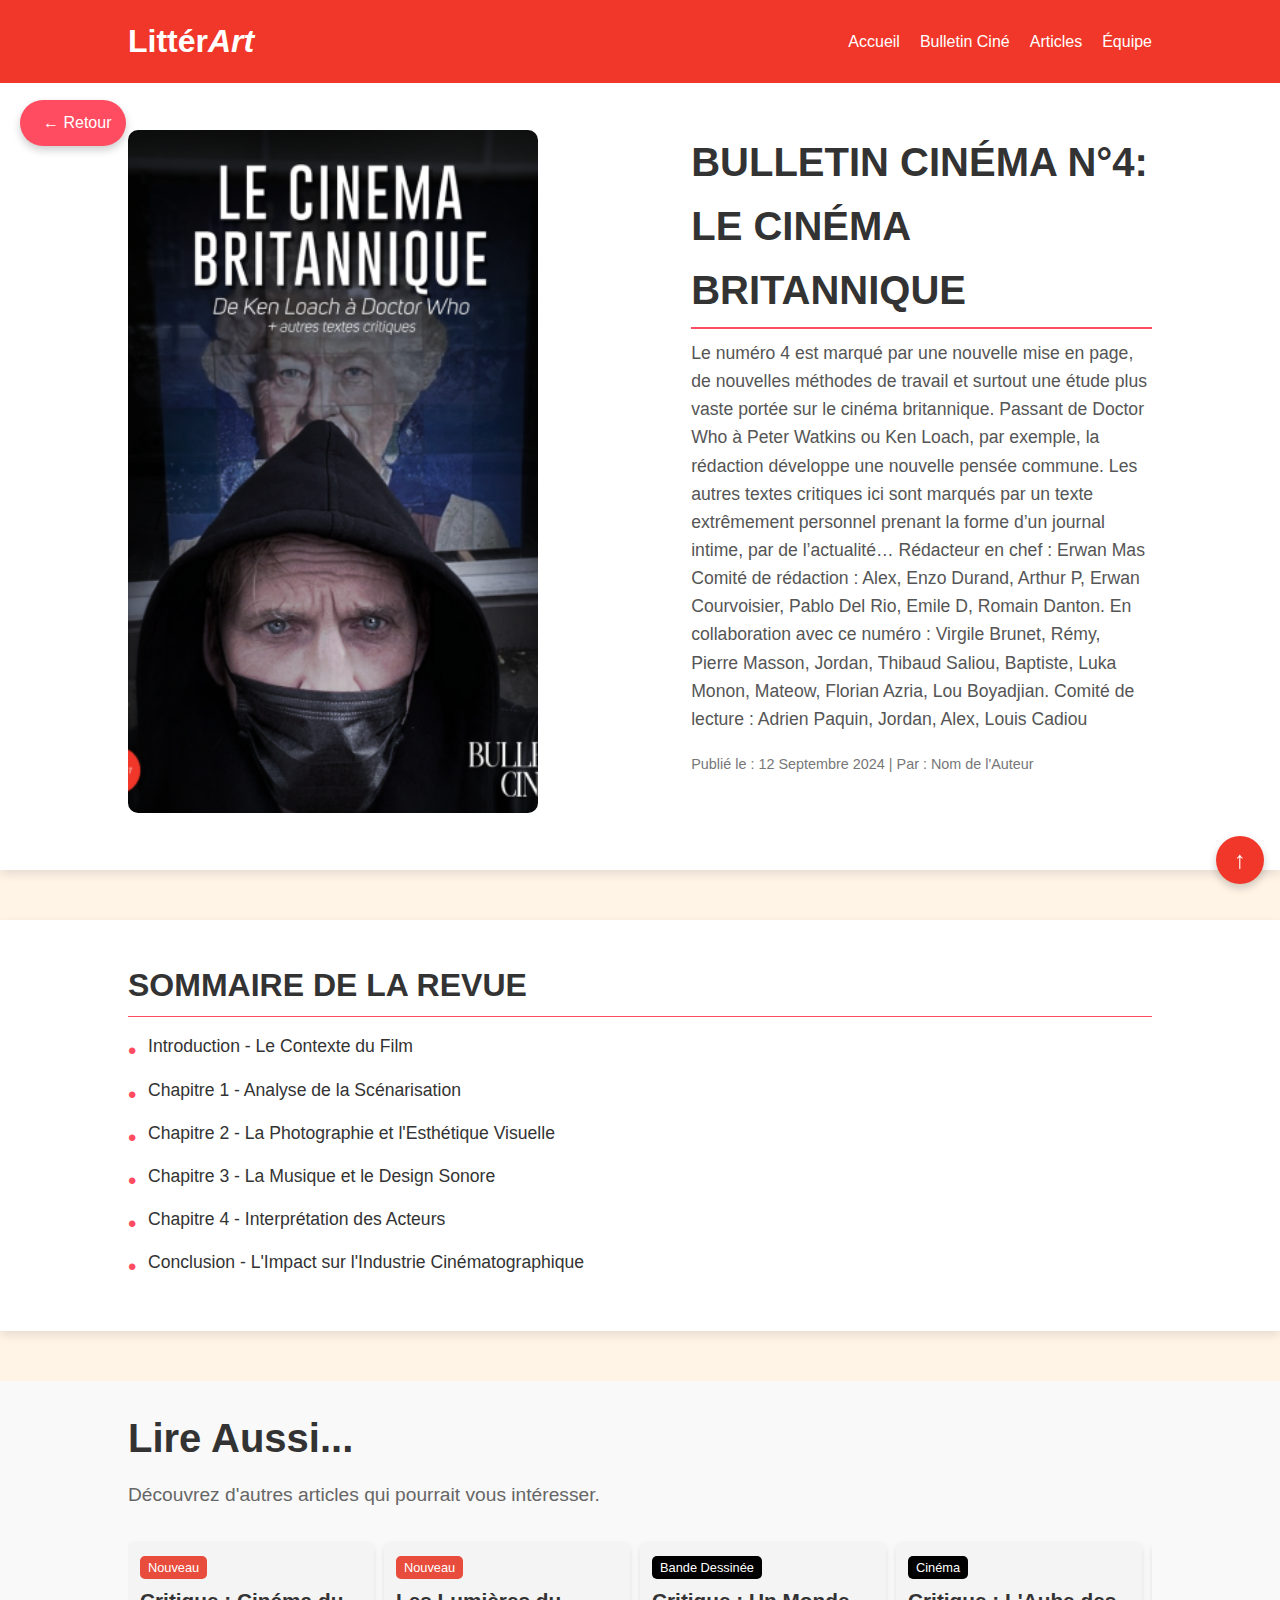
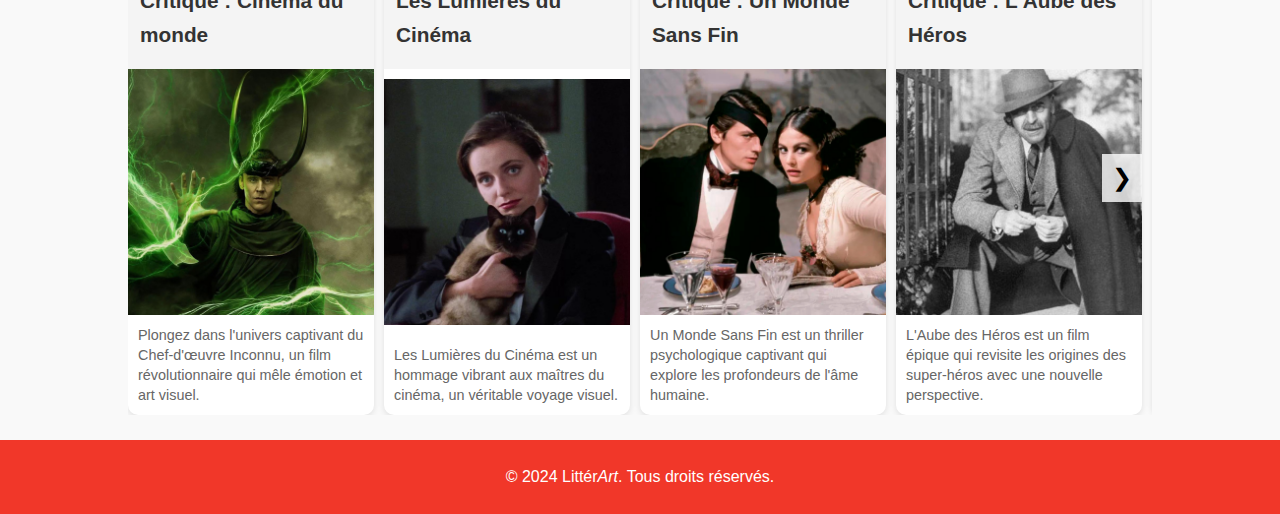
<file: bulletin_4.html>
<!DOCTYPE html>
<html lang="fr">
<head>
    <meta charset="UTF-8">
    <meta name="viewport" content="width=device-width, initial-scale=1.0">
    <title>Bulletin Ciné - Revue</title>
    <link rel="stylesheet" href="style.css">
</head>
    <header>
        <div class="container">
            <nav>
              <h1 class="logo">
                <a href="index.html">Littér<em>Art</em></a>
            </h1>                
            <div class="burger-menu" id="burger-menu">
                    <span></span>
                    <span></span>
                    <span></span>
                </div>
                <ul class="nav-links" id="nav-links">
                    <li><a href="index.html">Accueil</a></li>
                    <li><a href="revues.html">Bulletin Ciné</a></li>
                    <li><a href="articles.html">Articles</a></li>
                    <li><a href="equipe.html">Équipe</a></li>
                </ul>
            </nav>
        </div>
    </header>
<body>

    <!-- Section principale de la revue -->
    <section class="revue-hero">
        <div class="container">
            <a href="javascript:history.back()" class="back-button">
                &#8592; <!-- Flèche à gauche -->
                Retour
            </a>
            <div class="revue-content">
                <div class="revue-image">
                    <a href="pdfs/revue 4.pdf" target="_blank">
                        <img src="element_site/bulletins ciné/bc4.png" alt="Revue Cinéma" class="revue-cover">
                        <div class="overlay">
                            <a href="pdfs/revue 4.pdf" target="_blank" class="read-revue-btn">Lire la Revue</a>
                        </div>
                    </a>
                </div>
                <div class="revue-description">
                    <h1 class="revue-title">Bulletin Cinéma n°4: LE CINÉMA BRITANNIQUE</h1>
                    <p class="revue-summary">Le numéro 4 est marqué par une nouvelle mise en page, de nouvelles méthodes de travail
                        et surtout une étude plus vaste portée sur le cinéma britannique. Passant de Doctor Who à
                        Peter Watkins ou Ken Loach, par exemple, la rédaction développe une nouvelle pensée
                        commune. Les autres textes critiques ici sont marqués par un texte extrêmement
                        personnel prenant la forme d’un journal intime, par de l’actualité… 
                        Rédacteur en chef : Erwan Mas
                        Comité de rédaction : Alex, Enzo Durand, Arthur P, Erwan Courvoisier, Pablo Del Rio,
                        Emile D, Romain Danton.
                        En collaboration avec ce numéro : Virgile Brunet, Rémy, Pierre Masson, Jordan, Thibaud
                        Saliou, Baptiste, Luka Monon, Mateow, Florian Azria, Lou Boyadjian.
                        Comité de lecture : Adrien Paquin, Jordan, Alex, Louis Cadiou</p>
                    <p class="revue-info">Publié le : 12 Septembre 2024 | Par : Nom de l'Auteur</p>
                </div>
            </div>
        </div>
    </section>

    <!-- Section Sommaire -->
    <section class="revue-sommaire">
        <div class="container">
            <h2>Sommaire de la Revue</h2>
            <ul class="sommaire-list">
                <li>Introduction - Le Contexte du Film</li>
                <li>Chapitre 1 - Analyse de la Scénarisation</li>
                <li>Chapitre 2 - La Photographie et l'Esthétique Visuelle</li>
                <li>Chapitre 3 - La Musique et le Design Sonore</li>
                <li>Chapitre 4 - Interprétation des Acteurs</li>
                <li>Conclusion - L'Impact sur l'Industrie Cinématographique</li>
            </ul>
        </div>
    </section>

    <div class="section-sans-scroll">
        <div></div>
        <iframe src="carroussel.html" style="width: 100%; border: none;" onload="this.style.height=this.contentWindow.document.body.scrollHeight + 'px'"></iframe>
    </div>

    <!-- Script pour l'overlay modal PDF -->
    <script>
        document.querySelectorAll('.revue-cover').forEach(img => {
            img.addEventListener('click', (e) => {
                e.preventDefault();
                const pdfLink = e.target.parentElement.getAttribute('href');
                window.open(pdfLink, '_blank');
            });
        });
    </script>

<footer>
    <p>&copy; 2024 Littér<em>Art</em>. Tous droits réservés.</p> 
</footer>
<a href="#" class="back-to-top" onclick="scrollToTop(event)">
    &#8593; <!-- Flèche vers le haut -->
</a>
<script src="script.js"> </script>
</body>

</html>
</file>
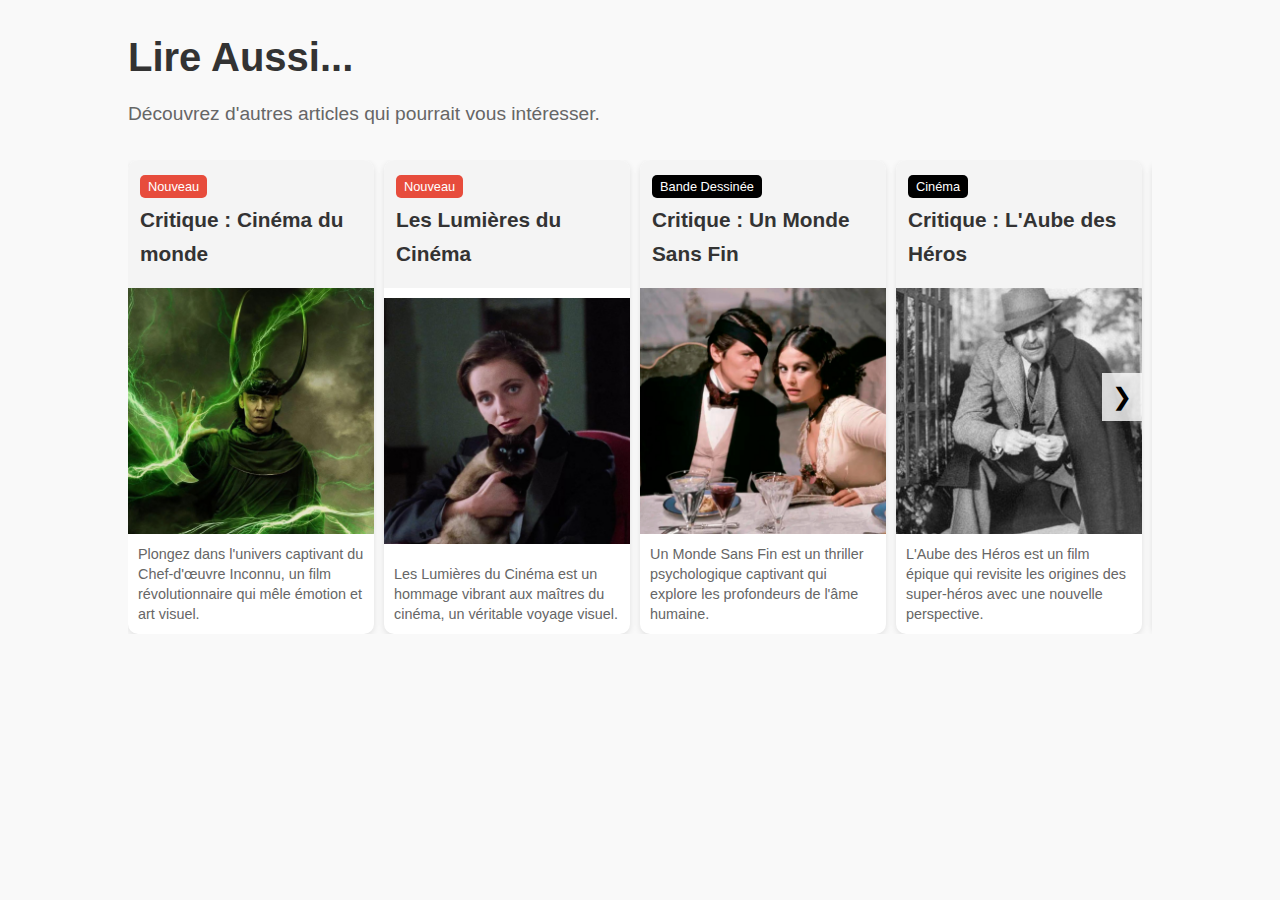
<file: carroussel.html>
<!DOCTYPE html>
<html lang="fr">
<head>
    <meta charset="UTF-8">
    <meta name="viewport" content="width=device-width, initial-scale=1.0">
    <title>Critique Cinéma - Inception</title>
 <style>
/* Style global */
* {
    margin: 0;
    padding: 0;
    box-sizing: border-box;
    font-family: 'Roboto', sans-serif;
}

body {
    background-color: #f9f9f9;
    color: #333;
    line-height: 1.6;
}

/* En-tête */
header {
    background-color: #F13729;
    color: white;
    padding: 20px 0;
    text-align: center;
}

header h1 {
    font-size: 2.5rem;
}

/* Pied de page */
footer {
    background-color: #F13729;
    color: white;
    text-align: center;
    padding: 20px;
}

/* Structure de la page */
.container {
    width: 80%;
    margin: 0 auto;
}

/* Style de la section Articles Récents */
#recent-articles {
    padding: 25px 0;
    background-color: #f9f9f9;
    overflow: hidden;
    flex: 1; /* Permet à cette section de prendre tout l'espace disponible */
}

.header-section {
    text-align: left;
    margin-bottom: 30px;
}

.header-section h2 {
    font-size: 2.5em;
    margin-bottom: 10px;
    color: #333;
}

.header-section p {
    font-size: 1.2em;
    color: #666;
}

/* Grille des articles */
.article-mosaic {
    display: grid;
    grid-template-columns: repeat(auto-fit, minmax(200px, 1fr)); /* Réduire la taille minimum */
    gap: 15px; /* Espacement entre les articles */
}

/* Style de chaque article */
.article-card {
    background-color: #fff;
    box-shadow: 0 2px 6px rgba(0, 0, 0, 0.1); /* Réduire l'ombre */
    border-radius: 10px;
    overflow: hidden;
    transition: transform 0.3s ease, box-shadow 0.3s ease;
    max-width: 100%; /* Limiter la largeur maximum */
    margin: auto; /* Centrer les cartes */
}

.article-card:hover {
    transform: translateY(-3px); /* Diminuer la translation au survol */
    box-shadow: 0 4px 10px rgba(0, 0, 0, 0.2); /* Réduire l'ombre au survol */
}

/* Titre de l'article */
.article-title {
    font-size: 1.3em; /* Réduire la taille de la police */
    margin: 10px 0; /* Ajuster les marges */
    color: #333;
}

.article-header {
    padding: 8px 12px; /* Ajuster le padding */
    background-color: #f4f4f4;
    position: relative;
}

/* Badge pour les nouveaux articles */
.new-badge,
.cine-badge,
.bd-badge {
    position: relative;
    top: 5px;
    background-color: black;
    color: #fff;
    padding: 4px 8px; /* Ajuster le padding */
    border-radius: 5px;
    font-size: 0.8em; /* Réduire la taille de la police */
}

.new-badge {
    background-color: #e74c3c;
}

.article-cover {
    position: relative;
}

.article-cover img {
    width: 100%;
    height: auto;
    display: block;
}

.overlay {
    position: absolute;
    top: 0;
    left: 0;
    right: 0;
    bottom: 0;
    background-color: rgba(0, 0, 0, 0.5);
    opacity: 0;
    transition: opacity 0.3s ease;
}

.article-card:hover .overlay {
    opacity: 1;
}

.read-more-btn {
    position: absolute;
    bottom: 15px; /* Ajuster la position */
    left: 50%;
    transform: translateX(-50%);
    background-color: #e74c3c;
    color: #fff;
    padding: 8px 16px; /* Ajuster le padding */
    border-radius: 5px;
    text-decoration: none;
    font-size: 0.9em; /* Réduire la taille de la police */
}

.article-excerpt {
    padding: 10px; /* Ajuster le padding */
    color: #666;
    font-size: 0.9em; /* Réduire la taille de la police */
    line-height: 1.4; /* Ajuster la hauteur de ligne */
}

/* Carrousel */
.carousel {
    position: relative;
    overflow: hidden;
}

.carousel-inner {
    display: flex;
    transition: transform 0.5s ease;
}

.carousel-item {
    flex: 0 0 25%; /* Affiche 4 articles par page par défaut */
    box-sizing: border-box;
    padding-right: 10px; /* Espacement entre les articles */
    display: flex;
    flex-direction: column;
}

.article-card {
    flex-grow: 1; /* Permet aux cartes de prendre la même hauteur */
    display: flex;
    flex-direction: column;
    justify-content: space-between; /* Aligne le contenu verticalement */
    height: 100%; /* Assure que la carte prend toute la hauteur de son conteneur */
}

.carousel-control {
    position: absolute;
    top: 50%;
    transform: translateY(-50%);
    background-color: rgba(255, 255, 255, 0.8);
    border: none;
    padding: 10px;
    cursor: pointer;
    z-index: 10;
    font-size: 24px; /* Taille des flèches */
}

.carousel-control.prev {
    left: 10px; /* Position de la flèche gauche */
}

.carousel-control.next {
    right: 10px; /* Position de la flèche droite */
}

/* Styles responsives */
@media (max-width: 768px) {
    .carousel-inner {
        display: grid; /* Utilisation d'une grille pour les écrans plus petits */
        grid-template-columns: repeat(2, 1fr); /* 2 articles par ligne */
        gap: 10px; /* Espacement entre les articles */
    }

    .carousel-item {
        flex: none; /* Désactive le flex pour utiliser la grille */
    }
}

@media (max-width: 480px) {
    .carousel-inner {
        grid-template-columns: 1fr; /* 1 article par ligne sur petits écrans */
    }
}
</style>
</head>
<body>

<section id="recent-articles">
    <div class="container">
        <div class="header-section">
            <h2>Lire Aussi...</h2>
            <p>Découvrez d'autres articles qui pourrait vous intéresser.</p>
        </div>

        <div class="carousel">
            <div class="carousel-inner">
                <!-- Article 1 -->
                <div class="carousel-item active">
                    <div class="article-card">
                        <div class="article-header">
                            <span class="new-badge">Nouveau</span>
                            <h4 class="article-title">Critique : Cinéma du monde</h4>
                        </div>
                        <div class="article-cover">
                            <img src="element_site/articles recommandés/1.png" alt="Le Chef-d'œuvre Inconnu">
                            <div class="overlay">
                                <a href="a_son_image.html" class="read-more-btn" target="_parent">Lire la suite</a>
                            </div>
                        </div>
                        <div class="article-excerpt">
                            <p>Plongez dans l'univers captivant du Chef-d'œuvre Inconnu, un film révolutionnaire qui mêle émotion et art visuel.</p>
                        </div>
                    </div>
                </div>

                <!-- Article 2 -->
                <div class="carousel-item">
                    <div class="article-card">
                        <div class="article-header">
                            <span class="new-badge">Nouveau</span>
                            <h4 class="article-title">Les Lumières du Cinéma</h4>
                        </div>
                        <div class="article-cover">
                            <img src="element_site/articles recommandés/2.png" alt="Les Lumières du Cinéma">
                            <div class="overlay">
                                <a href="a_son_image.html" class="read-more-btn" target="_parent">Lire la suite</a>
                            </div>
                        </div>
                        <div class="article-excerpt">
                            <p>Les Lumières du Cinéma est un hommage vibrant aux maîtres du cinéma, un véritable voyage visuel.</p>
                        </div>
                    </div>
                </div>

                <!-- Article 3 -->
                <div class="carousel-item">
                    <div class="article-card">
                        <div class="article-header">
                            <span class="bd-badge">Bande Dessinée</span>
                            <h4 class="article-title">Critique : Un Monde Sans Fin</h4>
                        </div>
                        <div class="article-cover">
                            <img src="element_site/articles recommandés/3.png" alt="Un Monde Sans Fin">
                            <div class="overlay">
                                <a href="a_son_image.html" class="read-more-btn" target="_parent">Lire la suite</a>
                            </div>
                        </div>
                        <div class="article-excerpt">
                            <p>Un Monde Sans Fin est un thriller psychologique captivant qui explore les profondeurs de l'âme humaine.</p>
                        </div>
                    </div>
                </div>

                <!-- Article 4 -->
                <div class="carousel-item">
                    <div class="article-card">
                        <div class="article-header">
                            <span class="cine-badge">Cinéma</span>
                            <h4 class="article-title">Critique : L'Aube des Héros</h4>
                        </div>
                        <div class="article-cover">
                            <img src="element_site/articles recommandés/4.png" alt="L'Aube des Héros">
                            <div class="overlay">
                                <a href="a_son_image.html" class="read-more-btn" target="_parent">Lire la suite</a>
                            </div>
                        </div>
                        <div class="article-excerpt">
                            <p>L'Aube des Héros est un film épique qui revisite les origines des super-héros avec une nouvelle perspective.</p>
                        </div>
                    </div>
                    
                </div>
                <!-- Article 4 -->
                <div class="carousel-item">
                    <div class="article-card">
                        <div class="article-header">
                            <span class="cine-badge">Cinéma</span>
                            <h4 class="article-title">Critique : L'Aube des Héros</h4>
                        </div>
                        <div class="article-cover">
                            <img src="element_site/articles recommandés/3.png" alt="L'Aube des Héros">
                            <div class="overlay">
                            </div>
                        </div>
                        <div class="article-excerpt">
                            <p>L'Aube des Héros est un film épique qui revisite les origines des super-héros avec une nouvelle perspective.</p>
                        </div>
                    </div>
                </div>
                 <!-- Article 4 -->
                 <div class="carousel-item">
                    <div class="article-card">
                        <div class="article-header">
                            <span class="cine-badge">Cinéma</span>
                            <h4 class="article-title">Critique : L'Aube des Héros</h4>
                        </div>
                        <div class="article-cover">
                            <img src="element_site/articles recommandés/1.png" alt="L'Aube des Héros">
                            <div class="overlay">
                            </div>
                        </div>
                        <div class="article-excerpt">
                            <p>L'Aube des Héros est un film épique qui revisite les origines des super-héros avec une nouvelle perspective.</p>
                        </div>
                    </div>
                </div>
                <!-- Article 4 -->
                <div class="carousel-item">
                    <div class="article-card">
                        <div class="article-header">
                            <span class="cine-badge">Cinéma</span>
                            <h4 class="article-title">Critique : L'Aube des Héros</h4>
                        </div>
                        <div class="article-cover">
                            <img src="element_site/articles recommandés/4.png" alt="L'Aube des Héros">
                            <div class="overlay">
                            </div>
                        </div>
                        <div class="article-excerpt">
                            <p>L'Aube des Héros est un film épique qui revisite les origines des super-héros avec une nouvelle perspective.</p>
                        </div>
                    </div>
                </div>

            </div>
            <button class="carousel-control prev" onclick="moveSlide(-1)">&#10094;</button>
            <button class="carousel-control next" onclick="moveSlide(1)">&#10095;</button>
        </div>
    </div>
</section>

<script>
let currentIndex = 0;

function updateArrowVisibility() {
    const prevArrow = document.querySelector('.carousel-control.prev');
    const nextArrow = document.querySelector('.carousel-control.next');
    const items = document.querySelectorAll('.carousel-item');
    const totalItems = items.length;
    const itemsToShow = 4; // Nombre d'articles à afficher

    // Afficher ou masquer les flèches en fonction de la position actuelle
    prevArrow.style.display = currentIndex > 0 ? 'block' : 'none';
    nextArrow.style.display = currentIndex < totalItems - itemsToShow ? 'block' : 'none';
}

function moveSlide(direction) {
    const items = document.querySelectorAll('.carousel-item');
    const totalItems = items.length;
    const itemsToShow = 4; // Nombre d'articles à afficher

    // Calculer le nouvel index
    const newIndex = currentIndex + direction;

    // Vérifier les limites
    if (newIndex < 0 || newIndex > totalItems - itemsToShow) {
        return; // Ne pas défiler au-delà des limites
    }

    // Mettre à jour l'index actuel
    currentIndex = newIndex;

    // Déplacer le carrousel
    const offset = -currentIndex * (100 / itemsToShow); // Définir le déplacement
    document.querySelector('.carousel-inner').style.transform = `translateX(${offset}%)`;

    // Mettre à jour la visibilité des flèches
    updateArrowVisibility();
}

// Appeler pour mettre à jour les flèches à l'initialisation
updateArrowVisibility();
</script>


</body>
</html>
</file>
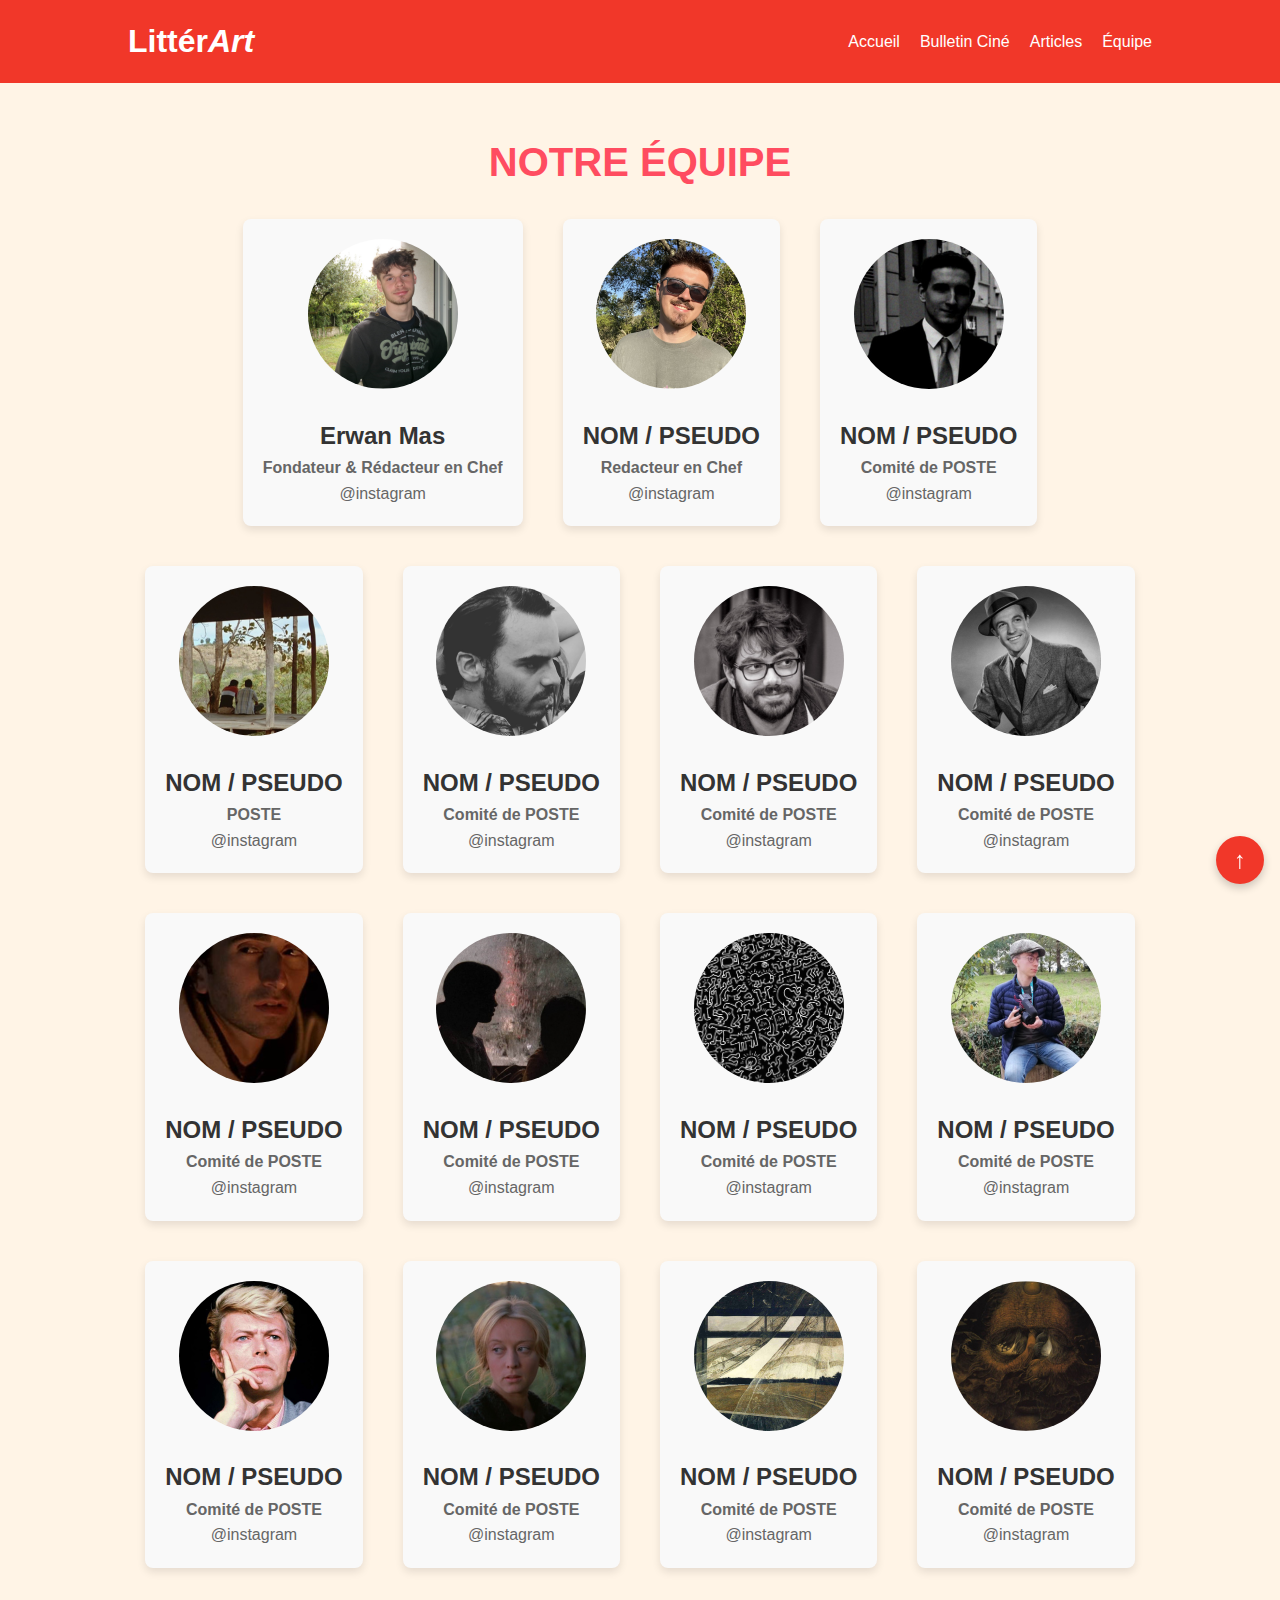
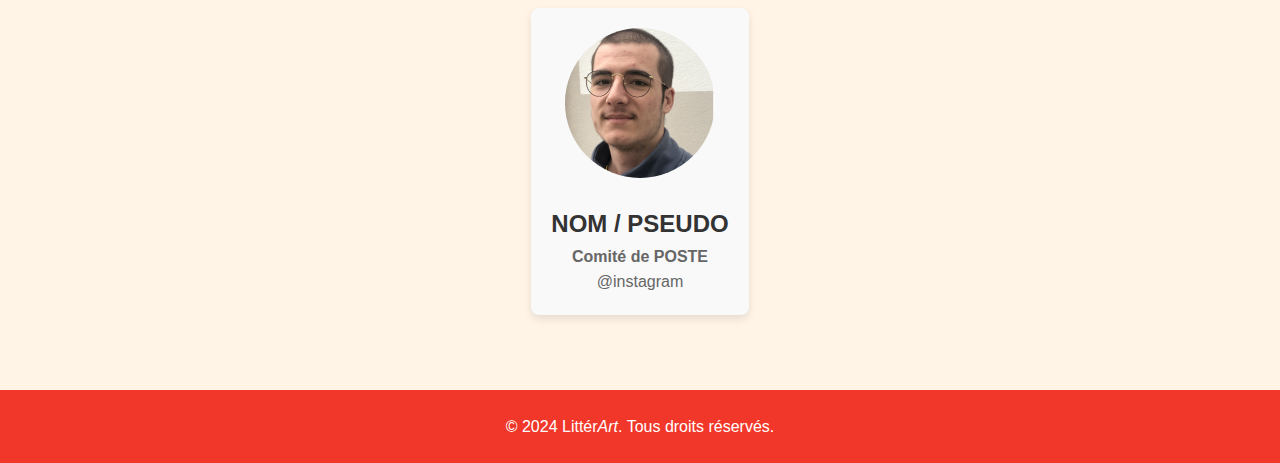
<file: equipe.html>
<!DOCTYPE html>
<html lang="fr">
<head>
    <meta charset="UTF-8">
    <meta name="viewport" content="width=device-width, initial-scale=1.0">
    <title>Revue Littérart - Accueil</title>
    <link rel="stylesheet" href="style.css">
    <link rel="preconnect" href="https://fonts.googleapis.com">


</head>
    <header>
        <div class="container">
            <nav>
              <h1 class="logo">
                <a href="index.html">Littér<em>Art</em></a>
            </h1>                
            <div class="burger-menu" id="burger-menu">
                    <span></span>
                    <span></span>
                    <span></span>
                </div>
                <ul class="nav-links" id="nav-links">
                    <li><a href="index.html">Accueil</a></li>
                    <li><a href="revues.html">Bulletin Ciné</a></li>
                    <li><a href="articles.html">Articles</a></li>
                    <li><a href="equipe.html">Équipe</a></li>
                </ul>
            </nav>
        </div>
    </header>

    <main>
    <section id="team">
        <div class="container">
            <h2 class="section-title">Notre Équipe</h2>
            <!-- Rédacteur en Chef -->
                <div class="team-grid">

                    <div class="team-member">
                        <div class="team-image">
                            <img src="element_site/equipe/erwan mas.png" alt="Alice Martin">
                        </div>
                        <div class="team-info">
                            <h3>Erwan Mas</h3>
                            <p><strong>Fondateur & Rédacteur en Chef</strong></p>
                            <p><a href="https://www.instagram.com/erwan_mas_/" target="_blank"> @instagram</a></p>
                        </div>
                    </div>
                    <div class="team-member">
                        <div class="team-image">
                            <img src="element_site/equipe/enzo durand.png" alt="Alice Martin">
                        </div>
                        <div class="team-info">
                            <h3>NOM / PSEUDO</h3>
                            <p><strong>Redacteur en Chef</strong></p>
                            <p><a href="https://www.instagram.com/erwan_mas_/" target="_blank"> @instagram</a></p>

                        </div>
                    </div>
                    <div class="team-member">
                        <div class="team-image">
                            <img src="element_site/equipe/adrien paquin.png" alt="Alice Martin">
                        </div>
                        <div class="team-info">
                            <h3>NOM / PSEUDO</h3>
                            <p><strong>Comité de POSTE</strong></p>
                            <p><a href="https://www.instagram.com/erwan_mas_/" target="_blank"> @instagram</a></p>

                        </div>
                    </div>
                    <div class="team-member">
                        <div class="team-image">
                            <img src="element_site/equipe/alex.png" alt="Alice Martin">
                        </div>
                        <div class="team-info">
                            <h3>NOM / PSEUDO</h3>
                            <p><strong>POSTE</strong></p>
                            <p><a href="https://www.instagram.com/erwan_mas_/" target="_blank"> @instagram</a></p>

                        </div>
                    </div>
                    <div class="team-member">
                        <div class="team-image">
                            <img src="element_site/equipe/benjamin courset.png" alt="Alice Martin">
                        </div>
                        <div class="team-info">
                            <h3>NOM / PSEUDO</h3>
                            <p><strong>Comité de POSTE</strong></p>
                            <p><a href="https://www.instagram.com/erwan_mas_/" target="_blank"> @instagram</a></p>

                        </div>
                    </div>
                    <div class="team-member">
                        <div class="team-image">
                            <img src="element_site/equipe/Arthur P..png" alt="Alice Martin">
                        </div>
                        <div class="team-info">
                            <h3>NOM / PSEUDO</h3>
                            <p><strong>Comité de POSTE</strong></p>
                            <p><a href="https://www.instagram.com/erwan_mas_/" target="_blank"> @instagram</a></p>

                        </div>
                    </div>
                    <div class="team-member">
                        <div class="team-image">
                            <img src="element_site/equipe/colin.png" alt="Alice Martin">
                        </div>
                        <div class="team-info">
                            <h3>NOM / PSEUDO</h3>
                            <p><strong>Comité de POSTE</strong></p>
                            <p><a href="https://www.instagram.com/erwan_mas_/" target="_blank"> @instagram</a></p>

                        </div>
                    </div>
                    <div class="team-member">
                        <div class="team-image">
                            <img src="element_site/equipe/emile d.png" alt="Alice Martin">
                        </div>
                        <div class="team-info">
                            <h3>NOM / PSEUDO</h3>
                            <p><strong>Comité de POSTE</strong></p>
                            <p><a href="https://www.instagram.com/erwan_mas_/" target="_blank"> @instagram</a></p>

                        </div>
                    </div>
                    <div class="team-member">
                        <div class="team-image">
                            <img src="element_site/equipe/emma ramanoel.png" alt="Alice Martin">
                        </div>
                        <div class="team-info">
                            <h3>NOM / PSEUDO</h3>
                            <p><strong>Comité de POSTE</strong></p>
                            <p><a href="https://www.instagram.com/erwan_mas_/" target="_blank"> @instagram</a></p>

                        </div>
                    </div>
                    <div class="team-member">
                        <div class="team-image">
                            <img src="element_site/equipe/Hanaé Destigny.png" alt="Alice Martin">
                        </div>
                        <div class="team-info">
                            <h3>NOM / PSEUDO</h3>
                            <p><strong>Comité de POSTE</strong></p>
                            <p><a href="https://www.instagram.com/erwan_mas_/" target="_blank"> @instagram</a></p>

                        </div>
                    </div>
                    <div class="team-member">
                        <div class="team-image">
                            <img src="element_site/equipe/louis cadiou.png" alt="Alice Martin">
                        </div>
                        <div class="team-info">
                            <h3>NOM / PSEUDO</h3>
                            <p><strong>Comité de POSTE</strong></p>
                            <p><a href="https://www.instagram.com/erwan_mas_/" target="_blank"> @instagram</a></p>

                        </div>
                    </div>
                    <div class="team-member">
                        <div class="team-image">
                            <img src="element_site/equipe/snakier.png" alt="Alice Martin">
                        </div>
                        <div class="team-info">
                            <h3>NOM / PSEUDO</h3>
                            <p><strong>Comité de POSTE</strong></p>
                            <p><a href="https://www.instagram.com/erwan_mas_/" target="_blank"> @instagram</a></p>

                        </div>
                    </div>
                    <div class="team-member">
                        <div class="team-image">
                            <img src="element_site/equipe/romain danton.png" alt="Alice Martin">
                        </div>
                        <div class="team-info">
                            <h3>NOM / PSEUDO</h3>
                            <p><strong>Comité de POSTE</strong></p>
                            <p><a href="https://www.instagram.com/erwan_mas_/" target="_blank"> @instagram</a></p>

                        </div>
                    </div>
                    <div class="team-member">
                        <div class="team-image">
                            <img src="element_site/equipe/titouan nadolny.png" alt="Alice Martin">
                        </div>
                        <div class="team-info">
                            <h3>NOM / PSEUDO</h3>
                            <p><strong>Comité de POSTE</strong></p>
                            <p><a href="https://www.instagram.com/erwan_mas_/" target="_blank"> @instagram</a></p>

                        </div>
                    </div>
                    <div class="team-member">
                        <div class="team-image">
                            <img src="element_site/equipe/sasory.png" alt="Alice Martin">
                        </div>
                        <div class="team-info">
                            <h3>NOM / PSEUDO</h3>
                            <p><strong>Comité de POSTE</strong></p>
                            <p><a href="https://www.instagram.com/erwan_mas_/" target="_blank"> @instagram</a></p>

                        </div>
                    </div>
                    <div class="team-member">
                        <div class="team-image">
                            <img src="element_site/equipe/Pablo.png" alt="Alice Martin">
                        </div>
                        <div class="team-info">
                            <h3>NOM / PSEUDO</h3>
                            <p><strong>Comité de POSTE</strong></p>
                            <p><a href="https://www.instagram.com/erwan_mas_/" target="_blank"> @instagram</a></p>

                        </div>
                    </div>
                </div>
            </div>
        </main>
            <footer>
                <p>&copy; 2024 Littér<em>Art</em>. Tous droits réservés.</p> 
            </footer>
            <a href="#" class="back-to-top" onclick="scrollToTop(event)">
                &#8593; <!-- Flèche vers le haut -->
            </a>
</body>
<script src="script.js"></script>
</html>
</file>
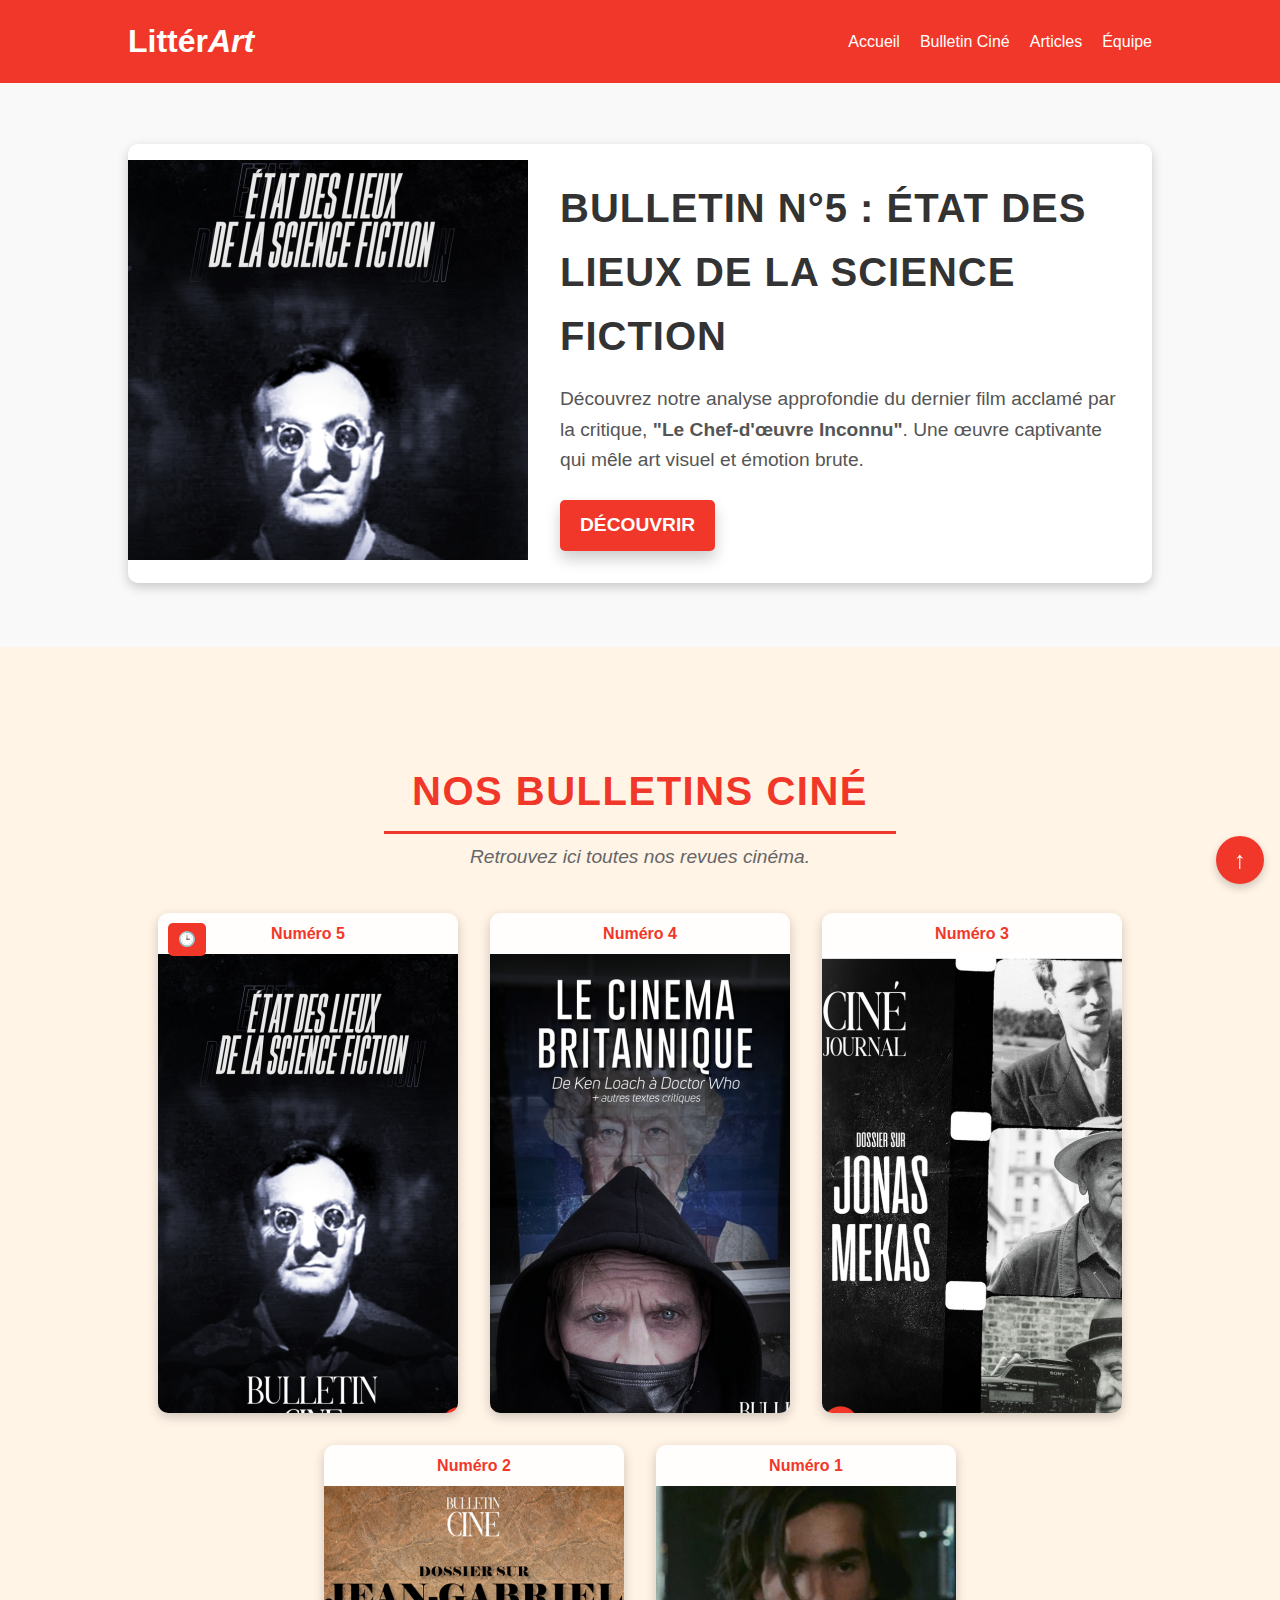
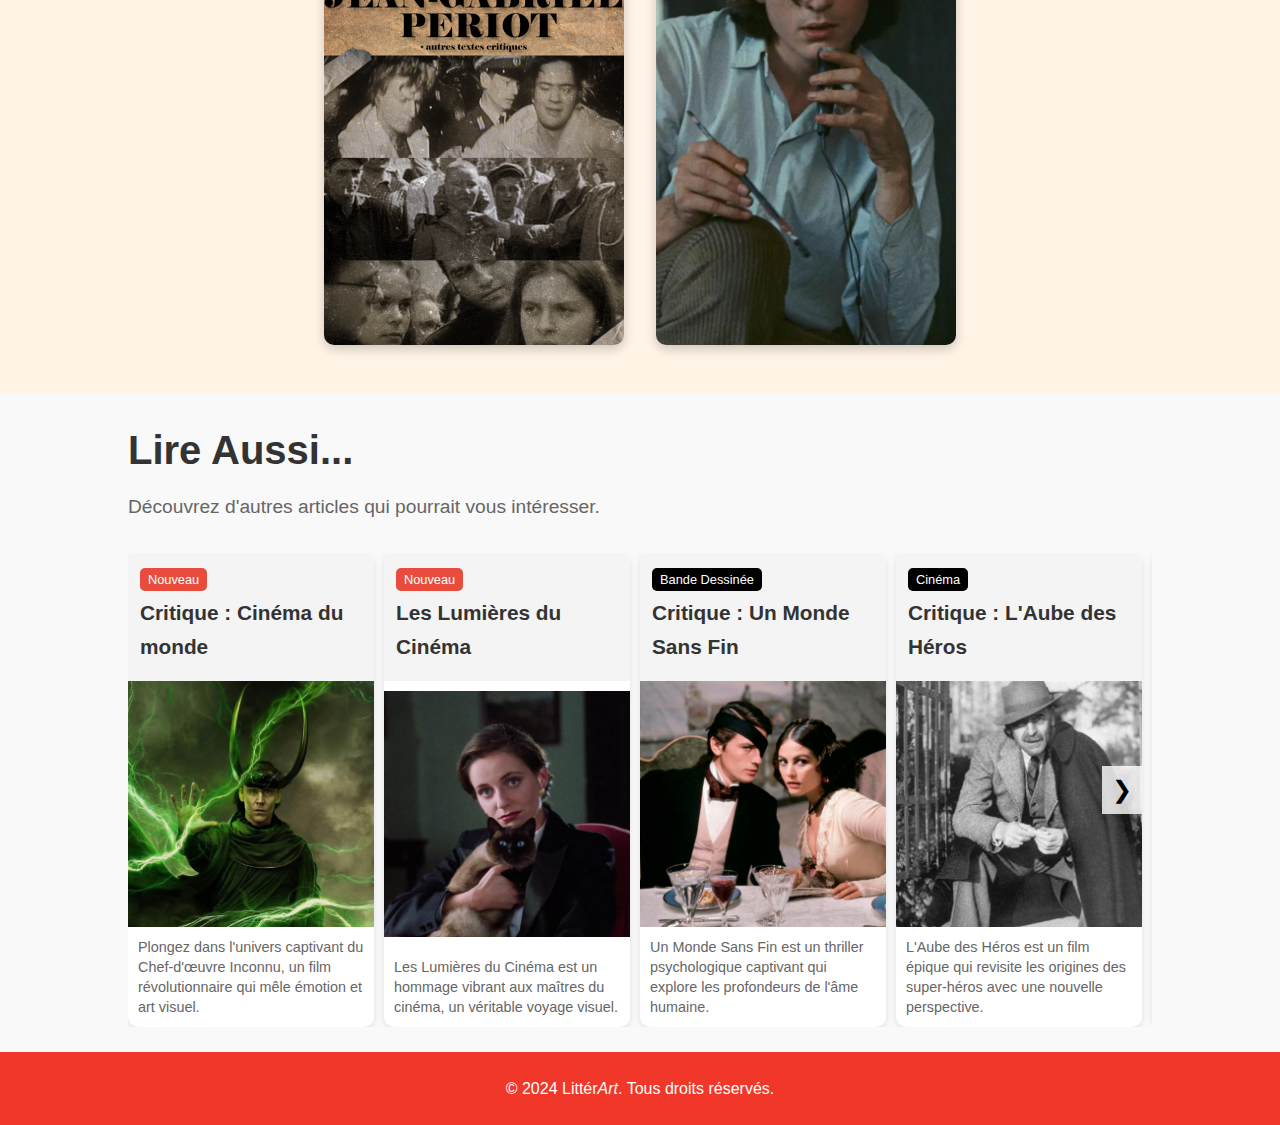
<file: revues.html>
<!DOCTYPE html>
<html lang="fr">
<head>
    <meta charset="UTF-8">
    <meta name="viewport" content="width=device-width, initial-scale=1.0">
    <title>Revue Littérart - Accueil</title>
    <link rel="stylesheet" href="style.css">
    <link rel="preconnect" href="https://fonts.googleapis.com">

</head>
    <header>
        <div class="container">
            <nav>
              <h1 class="logo">
                <a href="index.html">Littér<em>Art</em></a>
            </h1>                
            <div class="burger-menu" id="burger-menu">
                    <span></span>
                    <span></span>
                    <span></span>
                </div>
                <ul class="nav-links" id="nav-links">
                    <li><a href="index.html">Accueil</a></li>
                    <li><a href="revues.html">Bulletin Ciné</a></li>
                    <li><a href="articles.html">Articles</a></li>
                    <li><a href="equipe.html">Équipe</a></li>
                </ul>
            </nav>
        </div>
    </header>

    <section id="last-review">
        <div class="container">
            <a href="bulletin_4.html" class="review-highlight">
                <div class="review-image">
                    <img src="element_site/index/rvindex (1).png" alt="Dernière Revue" />
                </div>
                <div class="review-details">
                    <h2>Bulletin n°5 : État des lieux de la Science Fiction</h2>
                    <p>Découvrez notre analyse approfondie du dernier film acclamé par la critique, <strong>"Le Chef-d'œuvre Inconnu"</strong>. Une œuvre captivante qui mêle art visuel et émotion brute.</p>
                    <span class="cta-btn">Découvrir</span>
                </div>
            </a>
        </div>
    </section>
    <section id="revues">
        <div class="container">
            <h2>Nos Bulletins Ciné </h2>
            <p>Retrouvez ici toutes nos revues cinéma.</p>
    
            <div class="revue-mosaic">
                
                <!-- Revue 1 -->
                <div class="revue-card">
                    <div class="revue-header">
                        <span class="revue-number">Numéro 5</span> <!-- Numéro de la revue -->
                    </div>
                    <div class="badge-quality">🕒</div> <!-- Badge de qualité -->
                    <div class="revue-cover">
                        <img src="element_site/bulletins ciné/bc5.png" alt="Parasite">
                        <div class="overlay">
                            <a href="bulletin_4.html" class="download-btn">Découvrir</a>
                        </div>
                    </div>
                </div>

                <!-- Revue 2 -->
                <div class="revue-card">
                    <div class="revue-header">
                        <span class="revue-number">Numéro 4</span> <!-- Numéro de la revue -->
                    </div>
                    <div class="revue-cover">
                        <img src="element_site/bulletins ciné/bc4.png" alt="Parasite">
                        <div class="overlay">
                            <a href="bulletin_4.html" class="download-btn">Découvrir</a>
                        </div>
                    </div>
                </div>
    
                <!-- Revue 3 -->
                <div class="revue-card">
                    <div class="revue-header">
                        <span class="revue-number">Numéro 3</span> <!-- Numéro de la revue -->
                    </div>
                    <div class="revue-cover">
                        <img src="element_site/bulletins ciné/bc3.png" alt="Parasite">
                        <div class="overlay">
                            <a href="bulletin_4.html" class="download-btn">Découvrir</a>
                        </div>
                    </div>
                </div>
    
                <!-- Revue 4 -->
                <div class="revue-card">
                    <div class="revue-header">
                        <span class="revue-number">Numéro 2</span> <!-- Numéro de la revue -->
                    </div>
                    <div class="revue-cover">
                        <img src="element_site/bulletins ciné/bc2.png" alt="Parasite">
                        <div class="overlay">
                            <a href="bulletin_4.html" class="download-btn">Découvrir</a>
                        </div>
                    </div>
                </div>
    
                <!-- Revue 5 -->
                <div class="revue-card">
                    <div class="revue-header">
                        <span class="revue-number">Numéro 1</span> <!-- Numéro de la revue -->
                    </div>
                    <div class="revue-cover">
                        <img src="element_site/bulletins ciné/bc1.png" alt="Parasite">
                        <div class="overlay">
                            <a href="bulletin_4.html" class="download-btn">Découvrir</a>
                        </div>
                    </div>
                </div>
            </div>
        </div>
    </section>
    
    <div class="section-sans-scroll">
        <div></div>
        <iframe src="carroussel.html" style="width: 100%; border: none;" onload="this.style.height=this.contentWindow.document.body.scrollHeight + 'px'"></iframe>
    </div>

    <footer>
        <p>&copy; 2024 Littér<em>Art</em>. Tous droits réservés.</p>
    </footer>
    <a href="#" class="back-to-top" onclick="scrollToTop(event)">
        &#8593; <!-- Flèche vers le haut -->
    </a>
       
    <script src="script.js"></script>
</body>
</html>
</file>
<file: style.css>
@import url('https://fonts.googleapis.com/css2?family=Source+Sans+3:ital,wght@0,200..900;1,200..900&display=swap');
@import url('https://fonts.googleapis.com/css2?family=Lora:ital,wght@0,400..700;1,400..700&display=swap');

/* Style global */
* {
    margin: 0;
    padding: 0;
    box-sizing: border-box;
    font-family: 'Roboto', sans-serif;
}

body {
    line-height: 1.6;
    background-color: #fff4e6;
    color: #333;
    height: 100%;
    display: flex;
    flex-direction: column; /* Colonne pour que le footer suive le contenu */
    min-height: 100vh; /* Assure que le body occupe toute la fenêtre */
}

/* Structure de la page */
.container {
    width: 80%;
    margin: 0 auto;
}

.section-sans-scroll {
    margin: 0; /* Supprime les marges */
    padding: 0; /* Supprime les rembourrages */
    display: flex; /* Utilise flexbox pour une meilleure gestion des éléments internes */
    justify-content: center; /* Centre l'iframe horizontalement */
}

iframe {
    width: 100%; /* L'iframe occupe toute la largeur de son conteneur */
    height: auto; /* La hauteur est automatique pour maintenir les proportions */
    aspect-ratio: 16 / 9; /* Maintient un ratio d'aspect de 16:9, modifiez si nécessaire */
    border: none; /* Supprime la bordure de l'iframe */
    overflow: hidden; /* Cela cache les barres de défilement de l'iframe */
    margin: 0;
}


/* Header */
header {
    background-color: #F13729;
    color: white;
    padding: 1rem 0;
    position: fixed;
    width: 100%;
    top: 0;
    z-index: 1000;
    font-family: 'Source Sans 3', sans-serif;
}

header nav {
    display: flex;
    justify-content: space-between;
    align-items: center;
}

header .logo {
    font-size: 2rem;
    font-weight: 700;
}

header .nav-links {
    list-style: none;
    display: flex;
}

header .nav-links li {
    margin-left: 20px;
}

header .nav-links a {
    color: white;
    text-decoration: none;
    font-weight: 500;
}

header .nav-links a:hover {
    text-decoration: underline;
}

/* Styles pour le menu hamburger */
.burger-menu {
    display: none; /* Masque le menu hamburger par défaut */
    flex-direction: column; /* Aligne les barres du hamburger verticalement */
    cursor: pointer; /* Change le curseur pour indiquer un bouton cliquable */
}

.burger-menu span {
    width: 25px;
    height: 3px;
    background: white;
    margin: 4px 0;
}

/* Styles Responsifs */
@media (max-width: 768px) {
    header .nav-links {
        display: none; /* Cache le menu de navigation par défaut sur mobile */
        flex-direction: column; /* Aligne les liens verticalement */
        align-items: flex-start; /* Aligne les éléments à gauche */
        margin: 0; /* Supprime le margin par défaut */
        padding: 0; /* Supprime le padding par défaut */
        position: absolute; /* Positionne le menu */
        top: 100%; /* Le menu s'affiche sous le header */
        left: 0; /* Aligne le menu à gauche */
        background-color: #F13729; /* Fond identique au header */
        width: 100%; /* S'assure que le menu prend toute la largeur */
        z-index: 999; /* Pour s'assurer qu'il est au-dessus d'autres éléments */
    }

    header .nav-links li {
        margin: 10px 0; /* Ajoute de l'espace entre les liens */
        padding: 0 20px; /* Ajoute un padding latéral */
    }

    .burger-menu {
        display: flex; /* Affiche le menu hamburger sur les petits écrans */
    }

    /* Affichage du menu lorsque le bouton est cliqué */
    .nav-links.active {
        display: flex; /* Affiche le menu */
    }
}

#hero {
    background-color: #f9f9f9;
    display: flex;
    flex-direction: column; /* Alignement vertical pour les petits écrans */
    justify-content: center;
    align-items: center;
    min-height: 100vh;
    text-align: center;
    color: black;
    position: relative;
    padding: 0 20px; /* Ajout de padding pour éviter que le texte touche les bords */
}

.hero-logo {
    display: block; /* Centre le logo */
    margin: 0 auto 20px; /* Marge en bas pour l'espacement */
    max-width: 150px; /* Ajuste la taille du logo selon tes besoins */
    height: auto; /* Garde le ratio d'aspect */
    animation: fadeInDown 1s ease-in-out;
    margin-top: 25px;
}

#hero .container {
    max-width: 1200px;
    width: 100%; /* Prend toute la largeur disponible */
}

.hero-title {
    font-size: 3.5rem;
    font-weight: bold;
    text-transform: uppercase;
    letter-spacing: 2px;
    margin-bottom: 20px;
    animation: fadeInDown 1s ease-in-out;
}

.hero-title em {
    font-style: italic;
    color: #F13729;
}

.hero-subtitle {
    font-size: 1.2rem;
    line-height: 1.8;
    margin-bottom: 30px;
    animation: fadeInUp 1.2s ease-in-out;
}

.cta-buttons {
    display: flex;
    justify-content: center;
    gap: 15px; /* Espace entre les boutons */
    margin-top: 20px;
    flex-wrap: wrap; /* Permet aux boutons de passer à la ligne sur les petits écrans */
}

.cta-btn {
    display: inline-block;
    padding: 15px 30px;
    background-color: #F13729;
    color: white;
    font-size: 1.2rem;
    text-transform: uppercase;
    border-radius: 30px;
    box-shadow: 0 8px 15px rgba(0, 0, 0, 0.2);
    transition: background-color 0.3s ease;
    animation: fadeInUp 1.5s ease-in-out;
}

.cta-btn:hover {
    background-color: #ff7b8a;
}

.secondary-btn {
    background-color: #F13729; /* Couleur du bouton secondaire */
}

.secondary-btn:hover {
    background-color: #ff7b8a;
}

/* Animations */
@keyframes fadeInDown {
    from { opacity: 0; transform: translateY(-50px); }
    to { opacity: 1; transform: translateY(0); }
}

@keyframes fadeInUp {
    from { opacity: 0; transform: translateY(50px); }
    to { opacity: 1; transform: translateY(0); }
}

/* Media Queries pour rendre la section responsive */
@media (max-width: 768px) {
    .hero-title {
        font-size: 2.5rem; /* Réduction de la taille de la police sur mobile */
    }

    .hero-subtitle {
        font-size: 1rem; /* Réduction de la taille de la police sur mobile */
    }

    .cta-btn {
        padding: 10px 20px; /* Ajustement du padding pour les boutons sur mobile */
        font-size: 1rem; /* Réduction de la taille de la police des boutons */
    }
}


/* Team Section */
#team {
    padding: 50px 20px;
    background-color: #FFF4E6;
    flex: 1;
}

.section-title {
    font-size: 2.5rem; /* Taille de la police */
    text-align: center; /* Alignement centré */
    color: #ff4c60; /* Couleur du texte */
    margin-bottom: 25px; /* Marge en bas */
    text-transform: uppercase; /* Texte en majuscules */
    animation: fadeInDown 1s ease-in-out; /* Animation d'apparition */
    font-family: 'Arial', sans-serif; /* Choix d'une police plus moderne */
    font-weight: bold; /* Gras pour plus de présence */
    position: relative; /* Position pour les effets de pseudo-éléments */
}

.section-intro {
    font-size: 1.2rem; /* Taille de la police */
    line-height: 1.6; /* Hauteur de ligne pour plus de lisibilité */
    color: #333; /* Couleur du texte */
    text-align: center; /* Alignement centré */
    max-width: 800px; /* Largeur maximale pour le texte */
    font-family: 'Arial', sans-serif; /* Police moderne */
    margin-left: auto;
    margin-right: auto;
    margin-bottom: 25px;
}

.team-category {
    margin-bottom: 50px;
}

.category-title {
    font-size: 2rem;
    color: #333;
    text-align: center;
    margin-bottom: 30px;
    text-transform: uppercase;
    letter-spacing: 1px;
    border-bottom: 2px solid #ff4c60;
    display: inline-block;
    padding-bottom: 10px;
    animation: fadeInUp 1s ease-in-out;
}

.team-grid {
    display: flex;
    flex-wrap: wrap;
    justify-content: center; /* Centrer les membres de l'équipe dans la grille */
    gap: 40px;
    margin-bottom: 25px;
}

.team-member {
    background-color: #f9f9f9;
    border-radius: 8px;
    box-shadow: 0 4px 8px rgba(0, 0, 0, 0.1);
    text-align: center;
    padding: 20px;
    transition: transform 0.3s ease;
    animation: fadeInUp 1.2s ease-in-out;
}

.team-member:hover {
    transform: translateY(-10px);
}

.team-image img {
    border-radius: 50%;
    width: 150px;
    height: 150px;
    object-fit: cover;
    margin-bottom: 20px;
}

.team-info h3 {
    font-size: 1.5rem;
    color: #333;
}

.team-info p {
    font-size: 1rem;
    color: #666;
}

/* Responsive Grid for Smaller Screens */
@media (max-width: 768px) {
    .team-grid {
        grid-template-columns: repeat(auto-fill, minmax(200px, 1fr));
    }
}

@media (max-width: 576px) {
    .team-grid {
        grid-template-columns: 1fr;
    }
}

/* Animations */
@keyframes fadeInDown {
    from { opacity: 0; transform: translateY(-50px); }
    to { opacity: 1; transform: translateY(0); }
}

@keyframes fadeInUp {
    from { opacity: 0; transform: translateY(50px); }
    to { opacity: 1; transform: translateY(0); }
}

/* Footer */
footer {
    background-color: #F13729;
    color: white;
    text-align: center;
    padding: 1.5rem 0;
    margin-top: 0;
    overflow: auto;
    position: relative;
    margin-bottom: 0;
    width: 100%;
}

footer p {
    margin: 0;
    font-size: 1rem;
}

/* Sections communes */
section {
    margin-top: 80px; /* Évite que le contenu passe sous le header */
}

/* Dernière Revue */
#last-review {
    background-color: #f9f9f9;
    padding: 4rem 0;
}

.review-highlight {
    display: flex;
    align-items: center;
    max-width: 1200px;
    margin: 0 auto;
    background-color: #fff;
    border-radius: 10px;
    box-shadow: 0 4px 12px rgba(0, 0, 0, 0.2);
    overflow: hidden;
    transition: transform 0.3s ease;
}

.review-highlight:hover {
    transform: scale(1.02);
}

.review-image img {
    width: 100%; /* Prend toute la largeur */
    height: auto; /* Garde le ratio d'aspect */
    max-height: 400px; /* Limite la hauteur */
    object-fit: cover; /* Remplit l'espace sans déformer l'image */
}

.review-details {
    padding: 2rem;
    flex: 1; /* Permet de prendre le reste de l'espace */
}

.review-details h2 {
    font-size: 2.5rem;
    color: #333;
    margin-bottom: 1rem;
    text-transform: uppercase; /* Titre en majuscules */
    letter-spacing: 1px; /* Espace entre les lettres */
}

.review-details p {
    font-size: 1.2rem;
    color: #555;
    margin-bottom: 1.5rem;
}

.review-details .cta-btn {
    background-color: #F13729;
    color: white;
    padding: 10px 20px;
    text-decoration: none;
    border-radius: 5px;
    font-weight: bold;
    transition: background-color 0.3s ease;
}

.review-details .cta-btn:hover {
    background-color: #D22C1E;
}
/* REVUES */

#revues {
    padding: 2rem 0; /* Réduit l'espace vertical */
    text-align: center;
}

#revues h2 {
    font-size: 2.5rem;
    color: #F13729;
    margin-bottom: 0.5rem; /* Réduit l'écart avec le sous-titre */
    text-transform: uppercase;
    letter-spacing: 1.5px;
    font-weight: bold;
    position: relative;
}

#revues h2::after {
    content: "";
    display: block;
    width: 50%;
    height: 3px;
    background-color: #F13729;
    margin: 0.5rem auto;
}

#revues p {
    font-size: 1.2rem;
    color: #666;
    margin-bottom: 1.5rem; /* Réduit l'écart avec les revues */
    font-style: italic;
    max-width: 600px;
    margin-left: auto;
    margin-right: auto;
}

.revue-mosaic {
    display: flex;
    justify-content: center;
    gap: 2rem;
    padding: 1rem 0; /* Espace autour des cartes */
    flex-wrap: wrap; /* Permet le passage à la ligne si nécessaire */
}

.revue-card {
    width: 300px; /* Largeur de la carte */
    height: 500px; /* Hauteur de la carte */
    position: relative;
    overflow: hidden;
    border-radius: 10px;
    box-shadow: 0 4px 12px rgba(0, 0, 0, 0.2);
    transition: transform 0.3s ease, box-shadow 0.3s ease;
}

.revue-card.star {
    transform: scale(1.05);
    border: 2px solid #F13729;
}

.revue-cover {
    width: 100%;
    height: 100%;
}

.revue-cover img {
    width: 100%;
    height: 100%;
    object-fit: cover; /* S'assure que l'image remplit l'espace */
}

.revue-card:hover img {
    filter: blur(5px);
}

.overlay {
    position: absolute;
    top: 0;
    left: 0;
    right: 0;
    bottom: 0;
    background-color: rgba(0, 0, 0, 0.6);
    display: flex;
    justify-content: center;
    align-items: center;
    opacity: 0;
    transition: opacity 0.3s ease;
}

.revue-card:hover .overlay {
    opacity: 1;
}

.download-btn {
    background-color: #F13729;
    color: white;
    padding: 10px 20px;
    border-radius: 5px;
    text-decoration: none;
    transition: background-color 0.3s ease, transform 0.2s ease;
    font-weight: bold;
}

.download-btn:hover {
    background-color: #D22C1E;
    transform: scale(1.05);
}

/* Responsive design */
@media (max-width: 1024px) {
    .revue-card {
        width: 250px; /* Ajuste la largeur pour les écrans intermédiaires */
        height: 400px; /* Ajuste la hauteur pour les écrans intermédiaires */
    }
}

@media (max-width: 768px) {
    #revues h2 {
        font-size: 2rem; /* Réduit la taille du titre pour les mobiles */
    }

    #revues p {
        font-size: 1rem; /* Réduit la taille du sous-titre pour les mobiles */
    }

    .revue-card {
        width: 200px; /* Réduit la largeur pour les mobiles */
        height: 350px; /* Ajuste la hauteur pour les mobiles */
    }
}

@media (max-width: 480px) {
    #revues h2 {
        font-size: 1.5rem; /* Encore plus petit pour les petits écrans */
    }

    #revues p {
        font-size: 0.9rem; /* Encore plus petit pour les petits écrans */
    }

    .revue-card {
        width: 150px; /* Réduit encore pour les très petits écrans */
        height: 300px; /* Ajuste la hauteur pour les très petits écrans */
    }
}

.revue-header {
    background-color: rgba(255, 255, 255, 0.9); /* Fond blanc semi-transparent */
    padding: 0.5rem; /* Espace autour du texte */
    text-align: center; /* Centre le texte */
    border-radius: 10px 10px 0 0; /* Coins arrondis en haut */
}

.revue-number {
    font-size: 1rem; /* Taille du numéro */
    color: #F13729; /* Couleur distinctive */
    font-weight: bold; /* Épaisseur du texte */
}

.revue-title {
    font-size: 1.2rem; /* Taille du titre */
    color: #333; /* Couleur du titre */
    margin: 0; /* Enlève la marge par défaut */
}

.badge-quality {
    position: absolute;
    top: 10px; /* Positionner en haut de la carte */
    left: 10px; /* Aligné à gauche */
    background-color: #F13729; /* Couleur de fond du badge */
    color: white; /* Couleur du texte */
    padding: 5px 10px; /* Espace autour du texte */
    border-radius: 5px; /* Coins arrondis */
    font-weight: bold; /* Épaisseur du texte */
    font-size: 0.9rem; /* Taille du texte */
    z-index: 1; /* S'assurer que le badge est au-dessus des autres éléments */
}
/* Responsive design */
@media (max-width: 768px) {
    .review-highlight {
        flex-direction: column;
        text-align: center;
    }
}
/* Section Newsletter */
#newsletter {
    background-color: #FFF4E6; /* Une couleur chaude et douce */
    padding: 3rem 1.5rem; /* Ajout de padding pour plus d'espace */
    text-align: center;
    margin: 50px 0; /* Plus de marge en haut et en bas */
    border-radius: 10px; /* Arrondi les bords pour un design plus doux */
    box-shadow: 0 8px 15px rgba(0, 0, 0, 0.1); /* Ajout d'une ombre légère */
    transition: all 0.3s ease-in-out; /* Transition pour des animations fluides */
}

#newsletter:hover {
    box-shadow: 0 12px 20px rgba(0, 0, 0, 0.2); /* Effet d'ombre au survol */
}

#newsletter h2 {
    font-size: 2.5rem;
    margin-bottom: 1rem;
    color: #333;
    letter-spacing: 1px; /* Espacement pour aérer le texte */
    font-weight: 700;
}

#newsletter p {
    font-size: 1.3rem;
    color: #666;
    margin-bottom: 2rem;
    line-height: 1.6;
    max-width: 600px;
    margin-left: auto;
    margin-right: auto;
}

#newsletter form {
    display: flex;
    justify-content: center;
    align-items: center;
    flex-wrap: wrap; /* Flex-wrap pour que le contenu passe en colonne sur mobile */
}

#newsletter input[type="email"] {
    padding: 1rem;
    font-size: 1.2rem;
    border: 1px solid #ccc;
    border-radius: 5px;
    width: 100%;
    max-width: 350px; /* Limite la taille sur les grands écrans */
    margin-right: 10px;
    box-shadow: 0 4px 8px rgba(0, 0, 0, 0.1); /* Ajoute une ombre subtile */
    transition: all 0.3s ease; /* Animation fluide */
}

#newsletter input[type="email"]:focus {
    outline: none;
    border-color: #ff7f50; /* Couleur de focus */
    box-shadow: 0 6px 12px rgba(0, 0, 0, 0.15); /* Effet de focus */
}

#newsletter button {
    padding: 1rem 2.5rem;
    background-color: #ff7f50;
    color: white;
    border: none;
    border-radius: 5px;
    font-size: 1.2rem;
    cursor: pointer;
    transition: background-color 0.3s ease;
    box-shadow: 0 4px 8px rgba(0, 0, 0, 0.1);
}

#newsletter button:hover {
    background-color: #F13729;
}

/* Responsiveness */
@media (max-width: 768px) {
    #newsletter form {
        flex-direction: column;
    }

    #newsletter input[type="email"] {
        margin-right: 0;
        margin-bottom: 1rem;
        max-width: 100%;
    }

    #newsletter button {
        width: 100%;
    }
}
/* Section Articles */
#articles {
    padding: 3rem 0;
    background-color: #fff4e6;
}

.article-grid {
    display: flex;
    flex-wrap: wrap;
    gap: 20px; /* Espace entre les articles */
    justify-content: space-between;
}

.article-item {
    background-color: #ffebcd;
    padding: 1rem;
    border-radius: 10px;
    flex: 1 1 calc(33.333% - 20px); /* Ajuste la largeur pour tenir compte du gap */
    box-shadow: 0 4px 8px rgba(0, 0, 0, 0.1);
    transition: transform 0.3s ease-in-out;
    max-width: calc(33.333% - 20px); /* Assure la bonne largeur */
    display: flex; /* Utilise Flexbox */
    flex-direction: column; /* Aligne les éléments en colonne */
    justify-content: space-between; /* Répartit l'espace entre les éléments */
}

.article-item img {
    width: 100%;
    height: auto;
    border-radius: 5px;
    margin-bottom: 1rem;
}

.article-item:hover {
    transform: scale(1.05);
}

/* Styles pour la navigation des articles */
.article-nav {
    margin-bottom: 2rem;
}

.article-nav ul {
    list-style: none;
    padding: 0;
    display: flex;
    justify-content: space-around;
    background-color: #ffe4b5; /* Arrière-plan pour la barre de navigation */
    border-radius: 10px;
}

.article-nav li {
    margin: 0;
}

.article-nav a {
    display: block;
    padding: 10px 20px;
    text-decoration: none;
    color: #333;
    font-weight: 500;
    text-align: center;
}

.article-nav a.active {
    background-color: #F13729; /* Couleur d'arrière-plan pour l'élément actif */
    color: white;
    border-radius: 10px; /* Coins arrondis pour l'élément actif */
}

.article-nav a:hover {
    background-color: #f06c6c; /* Couleur d'arrière-plan au survol */
    color: white;
}

.read-article-btn {
    display: inline-block;
    padding: 10px 20px;
    background-color: #F13729; /* Couleur de fond rouge */
    color: white; /* Couleur du texte blanc */
    text-decoration: none;
    border-radius: 8px;
    font-size: 1rem;
    font-weight: bold;
    transition: background-color 0.3s ease, transform 0.2s ease;
    text-align: center;
    margin-top: 1rem; /* Espace au-dessus du bouton */
}

.read-article-btn:hover {
    background-color: #D22C1E; /* Couleur au survol */
}

.read-article-btn:active {
    transform: scale(0.98); /* Réaction lors du clic */
}

/* Enlever le soulignement et la couleur violette des liens */
.article-item a {
    text-decoration: none; /* Retire le soulignement */
    color: inherit; /* Garde la couleur du texte par défaut */
}

.article-item a:hover {
    color: #333; /* Change la couleur au survol si tu le souhaites */
}

/* -------- Media Queries for Responsive Design -------- */

/* Pour les téléphones (écrans jusqu'à 600px) */
@media (max-width: 600px) {
    .article-grid {
        flex-direction: column; /* Empile les articles verticalement */
    }

    .article-item {
        flex: 1 1 100%; /* Prend 100% de la largeur de l'écran */
        max-width: 100%; /* Assure la bonne largeur sur mobile */
    }

    .article-nav ul {
        flex-direction: column; /* La navigation passe en colonne sur mobile */
        gap: 10px; /* Ajoute un espace entre les éléments de navigation */
    }

    .article-nav a {
        padding: 10px;
    }
}

/* Pour les tablettes (écrans entre 600px et 900px) */
@media (min-width: 601px) and (max-width: 900px) {
    .article-item {
        flex: 1 1 calc(50% - 20px); /* Chaque article prend 50% de la largeur */
        max-width: calc(50% - 20px);
    }

    .article-nav ul {
        justify-content: space-around;
    }
}

/* Pour les petits écrans d'ordinateurs (écrans entre 901px et 1200px) */
@media (min-width: 901px) and (max-width: 1200px) {
    .article-item {
        flex: 1 1 calc(33.333% - 20px); /* Chaque article prend 33% de la largeur */
        max-width: calc(33.333% - 20px);
    }
}

/* Pour les grands écrans (au-delà de 1200px) */
@media (min-width: 1201px) {
    .article-item {
        flex: 1 1 calc(33.333% - 20px); /* Retourne à 33% pour les grands écrans */
        max-width: calc(33.333% - 20px);
    }
}
/* Modal background */
.modal {
    display: none; /* Hidden by default */
    position: fixed;
    z-index: 1000;
    left: 0;
    top: 0;
    width: 100%;
    height: 100%;
    background-color: rgba(0, 0, 0, 0.85); /* Darker background for a sleek look */
    overflow: hidden; /* Hide scrollbars */
    transition: opacity 0.4s ease-in-out, transform 0.4s ease-in-out; /* Smooth fade-in effect */
    opacity: 0; /* Start with invisible */
    transform: translateY(-50px); /* Start modal slightly above view for smooth slide-in */
    padding: 0 10px; /* Add some padding */
}

/* Modal content */
.modal-content {
    background-color: white;
    margin: 5% auto; /* Center horizontally and add some vertical space */
    padding: 30px;
    border-radius: 18px;
    border: none; /* Remove border for a cleaner look */
    width: 80%;
    max-width: 1200px;
    box-shadow: 0 10px 40px rgba(0, 0, 0, 0.3); /* Add a smooth shadow */
    position: relative; /* Needed for positioning the close button */
    overflow: hidden; /* Hide overflow for a sleek look */
    opacity: 0;
    transform: scale(0.9); /* Start smaller for scale animation */
    transition: opacity 0.5s ease-in-out, transform 0.5s ease-in-out;
}

/* Modal open */
.modal.show {
    display: block;
    opacity: 1;
    transform: translateY(0); /* Animate back to original position */
}

/* Modal content open */
.modal-content.show {
    opacity: 1;
    transform: scale(1); /* Smoothly scale up the modal */
}

/* Close button */
.close-btn {
    color: #333;
    float: right;
    font-size: 24px;
    font-weight: bold;
    cursor: pointer;
    position: absolute;
    top: 10px;
    right: 20px;
}

.close-btn:hover,
.close-btn:focus {
    color: red;
    text-decoration: none;
}


#pdf-viewer.show {
    opacity: 1;
}

/* Prevent background scrolling */
body.modal-open {
    overflow: hidden;
}

/* Centrer le conteneur de la barre de recherche */
.search-container {
    display: flex;
    justify-content: center;
    margin-bottom: 30px;
    position: relative; /* Nécessaire pour positionner la croix à l'intérieur */
    width: 100%;
}

/* Conteneur de la barre de recherche pour gérer la position relative de la croix */
.search-container {
    position: relative;
    width: 500px; /* Largeur de la barre */
    margin: 0 auto; /* Centre la barre de recherche */
}

/* Style moderne de la barre de recherche */
.search-bar {
    width: 100%; /* Prend toute la largeur de son conteneur */
    padding: 10px 40px 10px 20px; /* Ajusté pour laisser de la place à la croix à droite */
    font-size: 16px;
    border: 2px solid #ddd;
    border-radius: 30px;
    box-shadow: 0px 4px 8px rgba(0, 0, 0, 0.1);
    transition: all 0.3s ease;
    outline: none;
    display: block;
}

/* Bouton de suppression (croix) */
.clear-search-btn {
    position: absolute;
    right: 15px; /* Toujours à droite du conteneur */
    top: 52%;
    transform: translateY(-50%);
    background: transparent;
    border: none;
    font-size: 1.5rem;
    color: #888;
    cursor: pointer;
    outline: none;
    padding: 0;
}

/* Changer la couleur au survol */
.clear-search-btn:hover {
    color: #F13729;
}

/* Ajouter un effet au survol */
.search-bar:hover {
    border-color: #aaa;
}

/* Effet au focus */
.search-bar:focus {
    border-color: #F13729;
    box-shadow: 0px 4px 12px rgba(241, 55, 41, 0.3);
}

/* Placeholder stylisé */
.search-bar::placeholder {
    color: #888;
    font-style: italic;
}

/* Animation d'apparition en douceur */
.search-bar {
    opacity: 0;
    transform: translateY(-10px);
    animation: fadeIn 0.5s forwards;
}

@keyframes fadeIn {
    to {
        opacity: 1;
        transform: translateY(0);
    }
}

/* Styles responsive */
@media (max-width: 768px) {
    .search-container {
        width: 80%; /* Barre ajustée à 80% de la largeur sur les écrans moyens */
    }
}

@media (max-width: 480px) {
    .search-container {
        width: 90%; /* Ajuste la largeur pour les petits écrans */
    }
}
/* Style des titres H2 dans la section des articles */
.article-section h2 {
    font-size: 2rem; /* Taille du texte pour les titres */
    color: #F13729; /* Couleur de texte correspondant à la palette */
    margin-bottom: 1rem; /* Espacement sous le titre */
    text-align: center; /* Centrer le titre */
    font-weight: 700; /* Poids du texte pour le titre */
    border-bottom: 2px solid #F13729; /* Ligne en dessous du titre */
    padding-bottom: 0.5rem; /* Espacement entre le texte et la ligne */
    max-width: 80%; /* Largeur maximale du titre */
    margin: 0 auto 2rem auto; /* Centrer le titre et espacement */
}

@media (max-width: 768px) {
    .article-section h2 {
        font-size: 1.75rem; /* Ajuste la taille du texte sur les écrans plus petits */
    }
}

@media (max-width: 480px) {
    .article-section h2 {
        font-size: 1.5rem; /* Taille du texte encore plus petite pour les très petits écrans */
    }
}


/* Style pour le conteneur des articles filtrés */
#filtered-results {
    display: flex;
    flex-wrap: wrap;
    gap: 20px;
    margin-top: 20px;
    padding: 20px;
    box-sizing: border-box;
}

/* Style de chaque article filtré */
#filtered-results .article-item {
    flex: 1 1 calc(33.333% - 20px); /* Trois articles par ligne avec un espacement */
    box-shadow: 0px 4px 8px rgba(0, 0, 0, 0.1);
    border-radius: 10px;
    overflow: hidden;
    transition: transform 0.3s ease, box-shadow 0.3s ease;
    background-color: #ffebcd;
    padding: 20px;
    box-sizing: border-box;
}

/* Effet au survol des articles filtrés */
#filtered-results .article-item:hover {
    transform: translateY(-5px);
    box-shadow: 0px 6px 12px rgba(0, 0, 0, 0.2);
}

#filtered-title {
    margin: 0;
    padding: 0;
    height: auto;
    font-size: 1.2rem; /* Ajuste la taille si nécessaire */
    visibility: visible; /* Rend le titre visible */
}

#filtered-title.empty {
    display: none; /* Cache complètement le titre si aucun résultat */
}

/* -------- Media Queries for Responsive Design -------- */

/* Pour les tablettes (écrans jusqu'à 1024px) */
@media (max-width: 1024px) {
    #filtered-results .article-item {
        flex: 1 1 calc(50% - 20px); /* Deux articles par ligne pour les écrans moyens */
    }
}

/* Pour les tablettes et petits écrans (jusqu'à 768px) */
@media (max-width: 768px) {
    #filtered-results {
        padding: 10px; /* Réduire le padding pour les petits écrans */
        gap: 15px; /* Réduire l'espacement */
    }

    #filtered-results .article-item {
        flex: 1 1 calc(50% - 15px); /* Deux articles par ligne */
        padding: 15px; /* Réduire le padding des articles */
    }
}

/* Style pour forcer un article par ligne sur mobile */
@media (max-width: 480px) {
    #filtered-results .article-item {
        flex: none !important; /* Désactive l'utilisation de flex pour cet écran */
        width: 100% !important; /* Force la largeur de chaque article à 100% */
        max-width: 100% !important; /* Assure que la largeur maximale reste 100% */
        margin: 0 0 20px 0 !important; /* Ajoute un espace sous chaque article */
    }

    #filtered-results {
        display: block !important; /* Forcer le conteneur à être en bloc */
    }
}

/* Back to Top Button */
.back-to-top {
    position: fixed;
    bottom: 1rem; /* Espacement depuis le bas */
    right: 1rem; /* Espacement depuis la droite */
    background-color: #F13729; /* Couleur de fond de la flèche */
    color: #fff; /* Couleur du texte */
    border: none;
    border-radius: 50%; /* Arrondir le bouton */
    width: 3rem; /* Largeur du bouton */
    height: 3rem; /* Hauteur du bouton */
    display: flex;
    align-items: center;
    justify-content: center;
    font-size: 1.5rem; /* Taille de la flèche */
    text-decoration: none; /* Supprimer le soulignement */
    box-shadow: 0 4px 8px rgba(0, 0, 0, 0.2); /* Ombre pour l'effet de profondeur */
    transition: background-color 0.3s ease, transform 0.3s ease; /* Transition pour les effets au survol */
  }
  
  .back-to-top:hover {
    background-color: #555; /* Couleur de fond au survol */
    transform: scale(1.1); /* Agrandir légèrement au survol */
  }
  
  .back-to-top:focus {
    outline: none; /* Supprimer l'encadré de focus */
  }

  a {
    text-decoration: none; /* Supprime le soulignement par défaut */
    color: inherit; /* Garde la couleur du texte normal */
}
/* PDF viewer */
#pdf-viewer {
    width: 99%;
    height: 75vh; /* Ajuste la hauteur selon tes besoins */
    border: none;
    display: block;
    opacity: 0;
    transition: opacity 0.3s ease-in-out, transform 0.3s ease-in-out; /* Ajout de la transition */
    transform: scale(0.9); /* Commence légèrement réduit */
}

#pdf-viewer.show {
    opacity: 1;
    transform: scale(1); /* Élargit à sa taille normale */
}

/* Style de la section Articles Récents */
#recent-articles {
    padding: 25px 0;
    background-color: #f9f9f9;
}

.header-section {
    text-align: right;
    margin-bottom: 30px;
}

.header-section h2 {
    font-size: 2.5em;
    margin-bottom: 10px;
    color: #333;
}

.header-section p {
    font-size: 1.2em;
    color: #666;
}

/* Grille des articles */
.article-mosaic {
    display: grid;
    grid-template-columns: repeat(auto-fit, minmax(250px, 1fr));
    gap: 20px;
}

/* Style de chaque article */
.article-card {
    background-color: #fff;
    box-shadow: 0 4px 8px rgba(0, 0, 0, 0.1);
    border-radius: 10px;
    overflow: hidden;
    transition: transform 0.3s ease, box-shadow 0.3s ease;
}

.article-card:hover {
    transform: translateY(-5px);
    box-shadow: 0 6px 12px rgba(0, 0, 0, 0.2);
}

/* Titre de l'article */
.article-title {
    font-size: 1.5em;
    margin: 15px 0;
    color: #333;
}

.article-header {
    padding: 10px 15px;
    background-color: #f4f4f4;
    position: relative;
}

/* Badge pour les nouveaux articles */
.new-badge {
    position: relative;
    top: 5px;
    left: 0px;
    background-color: #e74c3c;
    color: #fff;
    padding: 5px 10px;
    border-radius: 5px;
    font-size: 0.9em;
}
.cine-badge {
    position: relative;
    top: 5px;
    left: 0px;
    background-color: black;
    color: #fff;
    padding: 5px 10px;
    border-radius: 5px;
    font-size: 0.9em;
}
.bd-badge {
    position: relative;
    top: 5px;
    left: 0px;
    background-color: black;
    color: #fff;
    padding: 5px 10px;
    border-radius: 5px;
    font-size: 0.9em;
}

.article-cover {
    position: relative;
}

.article-cover img {
    width: 100%;
    height: auto;
    display: block;
}

.overlay {
    position: absolute;
    top: 0;
    left: 0;
    right: 0;
    bottom: 0;
    background-color: rgba(0, 0, 0, 0.5);
    opacity: 0;
    transition: opacity 0.3s ease;
}

.article-card:hover .overlay {
    opacity: 1;
}

.read-more-btn {
    position: absolute;
    bottom: 20px;
    left: 50%;
    transform: translateX(-50%);
    background-color: #e74c3c;
    color: #fff;
    padding: 10px 20px;
    border-radius: 5px;
    text-decoration: none;
    font-size: 1em;
}

.article-excerpt {
    padding: 15px;
    color: #666;
    font-size: 1em;
    line-height: 1.5;
}

/* Latest Content Section */
.latest-content {
    display: flex;
    justify-content: space-between;
    gap: 2rem;
    cursor: pointer;
    padding-top: 25px;
    flex-wrap: wrap; /* Permet aux éléments de passer à la ligne si nécessaire */
    margin-top: 25px;
}

.latest-article, .latest-video {
    flex: 1;
    background-color: #fff;
    border-radius: 8px;
    box-shadow: 0 4px 12px rgba(0, 0, 0, 0.1); /* Ombre légère */
    padding: 1rem;
    transition: transform 0.3s ease, box-shadow 0.3s ease;
    width: 500px;
    min-width: 300px; /* Largeur minimale pour éviter que les éléments ne deviennent trop petits */
    max-width: calc(50% - 1rem); /* Largeur maximale pour les écrans moyens */
}

.latest-article:hover, .latest-video:hover {
    transform: translateY(-10px);
    box-shadow: 0 6px 16px rgba(0, 0, 0, 0.15); /* Ombre plus prononcée */
    cursor: pointer;
}

.latest-article img {
    width: 100%;
    height: 315px; /* Hauteur maximale pour l'image */
    object-fit: cover; /* Assure que l'image garde son format sans déformation */
    border-radius: 8px;
}

.latest-article h2, .latest-video h2 {
    font-size: 1.5rem;
    margin-bottom: 1rem;
    color: #333; /* Gris très foncé pour les titres d'articles */
}

.latest-article a {
    color: #007bff; /* Bleu doux pour les liens */
    text-decoration: none;
}

.latest-article a:hover {
    text-decoration: underline;
}

.latest-video iframe {
    width: 100%;
    height: 315px; /* Hauteur ajustée pour une meilleure proportion */
    border-radius: 8px;
}

.latest-article h2 {
    font-size: 1.5rem;
    color: #333;
    margin-bottom: 1rem;
}

.latest-article p {
    font-size: 1.2rem;
    color: #555;
    margin-bottom: 1.5rem;
}

.latest-video h2 {
    font-size: 1.5rem;
    color: #333;
    margin-bottom: 1rem;
}

.latest-video p {
    font-size: 1.2rem;
    color: #555;
    margin-bottom: 1.5rem;
}
/* Styles pour le contenu de la page HTML */
#page-viewer {
    width: 99%;
    height: 75vh;
    border: none;
    opacity: 0; /* Initialement invisible */
    transform: scale(0.95); /* Réduire légèrement l'échelle */
    transition: opacity 0.4s ease, transform 0.4s ease; /* Transition fluide pour l'opacité et l'échelle */
}

#page-viewer.show {
    opacity: 1; /* Opacité pleine lorsque visible */
    transform: scale(1); /* Retour à l'échelle normale */
}

/* Media Queries pour rendre le contenu plus responsive */
@media (max-width: 768px) {
    .latest-content {
        flex-direction: column; /* Colonne pour les petits écrans */
        gap: 1rem; /* Espace entre les blocs réduit */
    }
    
    .latest-article, .latest-video {
        max-width: 100%; /* Éléments prennent toute la largeur sur petits écrans */
    }
    
    .latest-article img, .latest-video iframe {
        height: 150px; /* Réduction de la hauteur des images et vidéos */
    }
}

.social-media {
    background-color: #fefefe; /* Fond clair pour une apparence propre */
    text-align: center; /* Centre le texte et les icônes */
    padding: 25px; /* Espacement autour de la section */
    border-radius: 8px; /* Bords arrondis */
    box-shadow: 0 2px 10px rgba(0, 0, 0, 0.1); /* Ombre légère */
    margin: 2rem 0; /* Espace autour de la section */
}

.social-media h2 {
    font-size: 1.8rem; /* Taille du titre */
    margin-bottom: 1rem; /* Espace en dessous du titre */
    color: #333; /* Couleur sombre pour le texte */
}

.social-icons {
    margin-top: 75px;
    display: flex; /* Affiche les icônes en ligne */
    justify-content: center; /* Centre les icônes */
    gap: 1.5rem; /* Espace entre les icônes */
    animation: fadeInUp 1.5s ease-in-out;
    margin-bottom: 25px;

}

.social-icons a {
    display: inline-block; /* Pour que les icônes se comportent comme des boutons */
}

.social-icons img {
    width: 60px; /* Largeur des icônes */
    height: auto; /* Hauteur automatique pour maintenir le ratio */
    transition: transform 0.3s; /* Transition pour l'effet au survol */
}

.social-icons img:hover {
    transform: scale(1.1); /* Agrandissement au survol */
}

/* Bouton de partage */
.share-btn {
    background-color: #F13729;
    color: white;
    border: none;
    padding: 10px 20px;
    cursor: pointer;
    font-size: 1rem;
    border-radius: 5px;
    transition: background-color 0.3s ease;
    margin-bottom: 10px;
}

.share-btn:hover {
    background-color: #d32f2f; /* Couleur du bouton au survol */
}

/* Pop-up de partage moderne */
.share-popup {
    background-color: rgba(255, 255, 255, 0.95); /* Légère transparence */
    border-radius: 12px; /* Bordures arrondies */
    padding: 30px; /* Espace intérieur */
    position: fixed;
    top: 50%;
    left: 50%;
    transform: translate(-50%, -50%) scale(0.8); /* Échelle réduite par défaut */
    z-index: 1000;
    box-shadow: 0 8px 24px rgba(0, 0, 0, 0.2); /* Ombre profonde */
    backdrop-filter: blur(10px); /* Effet de flou derrière le pop-up */
    transition: transform 0.3s ease, opacity 0.3s ease; /* Animation douce */
    opacity: 0;
    visibility: hidden;
}

.share-popup.show {
    transform: translate(-50%, -50%) scale(1); /* Échelle normale */
    opacity: 1;
    visibility: visible;
}

/* Style pour l'input (URL) */
.share-popup input[type="text"] {
    width: 100%;
    padding: 10px;
    margin-bottom: 20px;
    border: 1px solid #ddd;
    border-radius: 8px;
    font-size: 1em;
    text-align: center;
    text-decoration: underline; /* Surlignage par défaut */
    color: #007bff;
}

/* Conteneur pour les boutons */
.share-popup .button-container {
    display: flex;
    justify-content: center;
    align-items: center;
    gap: 10px; /* Espace entre les boutons */
}

/* Style pour les boutons */
.share-popup button {
    background-color: #d32f2f;
    color: #fff;
    border: none;
    border-radius: 8px;
    padding: 10px 20px;
    font-size: 1em;
    cursor: pointer;
    transition: background-color 0.3s ease;
}

.share-popup button:hover {
    opacity: 0.7; /* Changement de couleur au survol */
}

/* Optionnel : Effet d'apparition en douceur lors de l'ouverture */
@keyframes popupFadeIn {
    0% {
        transform: translate(-50%, -50%) scale(0.8);
        opacity: 0;
    }
    100% {
        transform: translate(-50%, -50%) scale(1);
        opacity: 1;
    }
}


/* Section Hero pour l'article */
.hero-template {
    padding-top: 100px; /* Ajuste selon la hauteur du header */
    max-width: 1000px; /* Limite la largeur pour simuler un format A4 */
    margin: 0 auto; /* Centre la section sur la page */
    padding: 20px; /* Espace intérieur pour un meilleur espacement du texte */
    background-color: #fff; /* Fond blanc pour un effet "papier" */
    box-shadow: 0 4px 12px rgba(0, 0, 0, 0.2); /* Ombre pour donner de la profondeur */
    position: relative;
    margin-top: 150px; /* Espace sous le header */
}
/* Pour les écrans de taille moyenne (tablettes) */
@media (max-width: 768px) {
    .hero-template {
        max-width: 90%; /* Réduit la largeur */
        margin-left: 25px; /* Supprime le décalage latéral */
        padding-top: 80px; /* Ajuste le padding en fonction de la taille de l'écran */
    }
}

/* Pour les petits écrans (mobiles) */
@media (max-width: 480px) {
    .hero-template {
        max-width: 95%; /* Réduit encore la largeur */
        margin-left: 25px;
        padding-top: 60px; /* Ajuste davantage le padding */
        margin-top: 100px; /* Réduit l'espace au-dessus */
    }
}

.article-head {
    display: flex;
    flex-direction: column;
    align-items: flex-start;
    margin-bottom: 20px;
}

.article-meta {
    display: flex;
    align-items: center;
    margin-bottom: 10px;
}

.author-photo {
    width: 50px;
    height: 50px;
    border-radius: 50%; /* Photo ronde pour l'auteur */
    margin-right: 15px;
    margin-top: 25px;
}

.meta-info {
    font-size: 0.9rem;
    color: #777;
    margin-top: 25px;
}
.meta-info p {
    margin: 0;
}

.author-name {
    font-weight: bold;
}

.publish-date {
    color: #999;
}

.article-titre {
    font-size: 2rem; /* Taille de police plus grande pour le titre */
    font-weight: bold;
    color: #333;
    margin-top: 10px;
}

.article-divider {
    width: 100%;
    height: 2px;
    background-color: #F13729; /* Couleur du trait sous le titre */
    margin: 15px 0;
}

.article-body {
    text-align: justify; /* Justifie le texte pour un rendu plus "pro" */
    line-height: 1.8; /* Espacement pour une meilleure lisibilité */
    font-size: 1.1rem;
    color: #333;
}
/* Style pour les paragraphes */
.article-body p {
    margin-bottom: 20px;
}

/* Style pour la vidéo YouTube */
.video-section {
    margin-top: 40px;
    text-align: center;
}

.video-container {
    margin: 20px auto; /* Centre horizontalement */
    position: relative;
    width: 60%; /* Ajuste la largeur de la vidéo (modifiable) */
    padding-bottom: 33.75%; /* Rapport d'aspect 16:9 */
    height: 0;
}

.video-container iframe {
    position: absolute;
    top: 0;
    left: 0;
    width: 100%;
    height: 100%;
    box-shadow: 0 4px 12px rgba(0, 0, 0, 0.2);
}

/* Media queries pour rendre le design responsive */
@media (max-width: 1024px) {
    .video-container {
        width: 80%; /* Réduit la taille de la vidéo sur les écrans moyens */
    }
}

@media (max-width: 768px) {
    .video-container {
        width: 90%; /* Réduit encore sur les écrans plus petits */
        padding-bottom: 50%; /* Ajuste le rapport d'aspect pour plus de hauteur */
    }
}

@media (max-width: 480px) {
    .video-container {
        width: 100%; /* Vidéo pleine largeur sur mobile */
        padding-bottom: 56.25%; /* Ratio 16:9 pour les écrans très petits */
    }
}

/* Styles responsifs */
@media (max-width: 768px) {
    .hero-template {
        max-width: 90%;
        padding: 10px;
        margin-top: 100px;
    }

    .article-titre {
        font-size: 1.5rem;
    }
}

@media (max-width: 480px) {
    .hero-template {
        max-width: 95%;
        margin-top: 80px;
    }

    .article-titre {
        font-size: 1.2rem;
    }
}

.back-button {
    position: absolute; /* Positionnement absolu */
    top: 10px; /* Espacement depuis le haut */
    left: 10px; /* Espacement depuis la gauche */
    background-color: #ff4c60; /* Couleur de fond */
    color: #fff; /* Couleur du texte */
    padding: 10px 15px; /* Espacement interne */
    border-radius: 25px; /* Coins arrondis */
    font-size: 0.8rem; /* Taille du texte */
    text-decoration: none; /* Pas de soulignement */
    display: flex;
    align-items: center; /* Centrer verticalement */
    z-index: 10; /* Mettre le bouton au-dessus des autres éléments */
    box-shadow: 0 4px 8px rgba(0, 0, 0, 0.2); /* Ombre légère */
    transition: background-color 0.3s ease, transform 0.3s ease; /* Transition pour effet */
}

.back-button:hover {
    background-color: #ff1f40; /* Couleur de fond au survol */
    transform: translateY(-2px); /* Légère élévation au survol */
}

.back-button:before {
    display: inline-block;
    margin-right: 8px; /* Espace entre la flèche et le texte */
    font-size: 1.5rem; /* Taille de la flèche */
}

/* Media queries pour rendre le bouton responsive */
@media (max-width: 768px) {
    .back-button:before {
        display: none; /* Masquer la flèche sur les écrans plus petits */
    }

    .back-button {
        padding: 10px 8px; /* Ajuster le padding pour les écrans petits */
        font-size: 0.7rem; /* Réduire la taille du texte sur mobile */
    }
}

.latest-content .latest-article a {
    text-decoration: none; /* Enlève le surlignement (underline) */
    color: inherit; /* Utilise la couleur par défaut du texte parent */
  }
  
  .latest-content .latest-article a:hover {
    text-decoration: none; /* Assure qu'il n'y a pas de surlignement au survol */
    color: inherit; /* Garde la même couleur au survol */
  }

  /* Section REVUE Hero */
.revue-hero {
    display: flex;
    justify-content: center;
    align-items: center;
    background-color: #fff;
    padding: 50px 0;
    box-shadow: 0px 4px 10px rgba(0, 0, 0, 0.1);
    position: relative; /* Assurez-vous que le conteneur est relatif */
}

.revue-content {
    display: flex;
    flex-wrap: wrap;
    justify-content: space-between;
    align-items: flex-start; /* Aligner en haut */
    gap: 10px; /* Espace entre les éléments */
}

.revue-description {
    flex: 1;
    max-width: 45%; /* Largeur maximale pour la description */
    display: flex;
    flex-direction: column; /* Alignement vertical */
    justify-content: flex-start; /* Aligner le texte en haut */
    margin-left: 10px; /* Ajout d'un petit espace à gauche */
}

.revue-image {
    position: relative;
    flex: 1;
    max-width: 40%; /* Taille de l'image */
    margin: 0; /* Enlever toute marge */
}

.revue-cover {
    width: 100%;
    height: auto;
    border-radius: 10px;
    transition: transform 0.3s ease, filter 0.3s ease;
}


.revue-image:hover .overlay {
    opacity: 1; /* Afficher l'overlay au survol */
}

.revue-cover {
    width: 100%;
    height: auto;
    border-radius: 10px;
    transition: transform 0.3s ease, filter 0.3s ease;
}

.revue-image:hover .revue-cover {
    filter: blur(5px);
}

.read-revue-btn {
    background-color: #ff4c60;
    color: #fff;
    padding: 10px 20px;
    border-radius: 20px;
    font-size: 1.2rem;
    text-transform: uppercase;
    text-decoration: none;
    transition: background-color 0.3s ease;
}

.read-revue-btn:hover {
    background-color: #ff1f40;
}


/* Style pour le titre de la revue */
.revue-title {
    font-size: 2.5rem; /* Taille de la police */
    color: #333; /* Couleur sombre pour une bonne lisibilité */
    margin-bottom: 10px; /* Espacement en bas */
    text-transform: uppercase; /* Mettre en majuscules */
    font-weight: bold; /* Mettre le texte en gras */
    border-bottom: 2px solid #ff4c60; /* Soulignement simple */
    padding-bottom: 5px; /* Espacement entre le texte et la ligne */
}

/* Style pour la description */
.revue-summary {
    font-size: 1.1rem; /* Taille de la police */
    color: #555; /* Couleur légèrement plus claire pour la description */
    line-height: 1.6; /* Hauteur de ligne pour aérer le texte */
    margin-bottom: 20px; /* Espacement en bas */
}

/* Autres styles existants */
.revue-info {
    font-size: 0.9rem; /* Taille de la police */
    color: #777; /* Couleur grise pour le texte d'information */
}

/* Section Sommaire */
.revue-sommaire {
    background-color: #fff;
    padding: 40px 0;
    box-shadow: 0px 4px 10px rgba(0, 0, 0, 0.1);
    margin-bottom: 50px;
    margin-top: 50px;
}

/* Style pour le sous-titre de la section sommaire */
.revue-sommaire h2 {
    font-size: 2rem; /* Taille de la police */
    color: #333; /* Couleur sombre pour une bonne lisibilité */
    margin-bottom: 15px; /* Espacement en bas */
    text-transform: uppercase; /* Mettre en majuscules */
    font-weight: bold; /* Mettre le texte en gras */
    border-bottom: 1px solid #ff4c60; /* Soulignement simple */
    padding-bottom: 5px; /* Espacement entre le texte et la ligne */
}
.sommaire-list {
    list-style-type: none;
    padding: 0;
    font-size: 1.1rem;
    color: #333;
}

.sommaire-list li {
    margin-bottom: 15px;
    position: relative;
    padding-left: 20px;
}

.sommaire-list li::before {
    content: "•";
    position: absolute;
    left: 0;
    color: #ff4c60;
    font-size: 1.5rem;
}

/* Responsiveness */
@media screen and (max-width: 768px) {
    .revue-content {
        flex-direction: column;
    }

    .revue-image, .revue-description {
        max-width: 100%;
        text-align: center;
    }

    .revue-image {
        margin-bottom: 20px;
    }

    .revue-title {
        font-size: 2rem;
    }

    .revue-summary {
        font-size: 1rem;
    }
}

.back-button {
    position: absolute; /* Positionnement absolu */
    top: 20px; /* Espacement depuis le haut */
    left: 20px; /* Espacement depuis la gauche */
    background-color: #ff4c60; /* Couleur de fond */
    color: #fff; /* Couleur du texte */
    padding: 10px 15px; /* Espacement interne */
    border-radius: 25px; /* Coins arrondis */
    font-size: 1rem; /* Taille du texte */
    text-decoration: none; /* Pas de soulignement */
    display: flex;
    align-items: center; /* Centrer verticalement */
    z-index: 10; /* Mettre le bouton au-dessus des autres éléments */
    box-shadow: 0 4px 8px rgba(0, 0, 0, 0.2); /* Ombre légère */
    transition: background-color 0.3s ease, transform 0.3s ease; /* Transition pour effet */
}

.back-button:hover {
    background-color: #ff1f40; /* Couleur de fond au survol */
    transform: translateY(-2px); /* Légère élévation au survol */
}

.back-button:before {
    content: ''; /* Pour ajouter une flèche avec du CSS */
    display: inline-block;
    margin-right: 8px; /* Espace entre la flèche et le texte */
    font-size: 1.5rem; /* Taille de la flèche */
}

/* Media queries pour rendre le bouton responsive */
@media (max-width: 768px) {
    .back-button:before {
        display: none; /* Masquer la flèche sur les écrans plus petits */
    }

    .back-button {
        padding: 10px 8px; /* Ajuster le padding pour les écrans petits */
        font-size: 0.7rem; /* Réduire la taille du texte sur mobile */
        margin-left: -15px;
        margin-top: -15px;
    }
}

.latest-content .latest-article a {
    text-decoration: none; /* Enlève le surlignement (underline) */
    color: inherit; /* Utilise la couleur par défaut du texte parent */
  }
  
  .latest-content .latest-article a:hover {
    text-decoration: none; /* Assure qu'il n'y a pas de surlignement au survol */
    color: inherit; /* Garde la même couleur au survol */
  }
</file>
